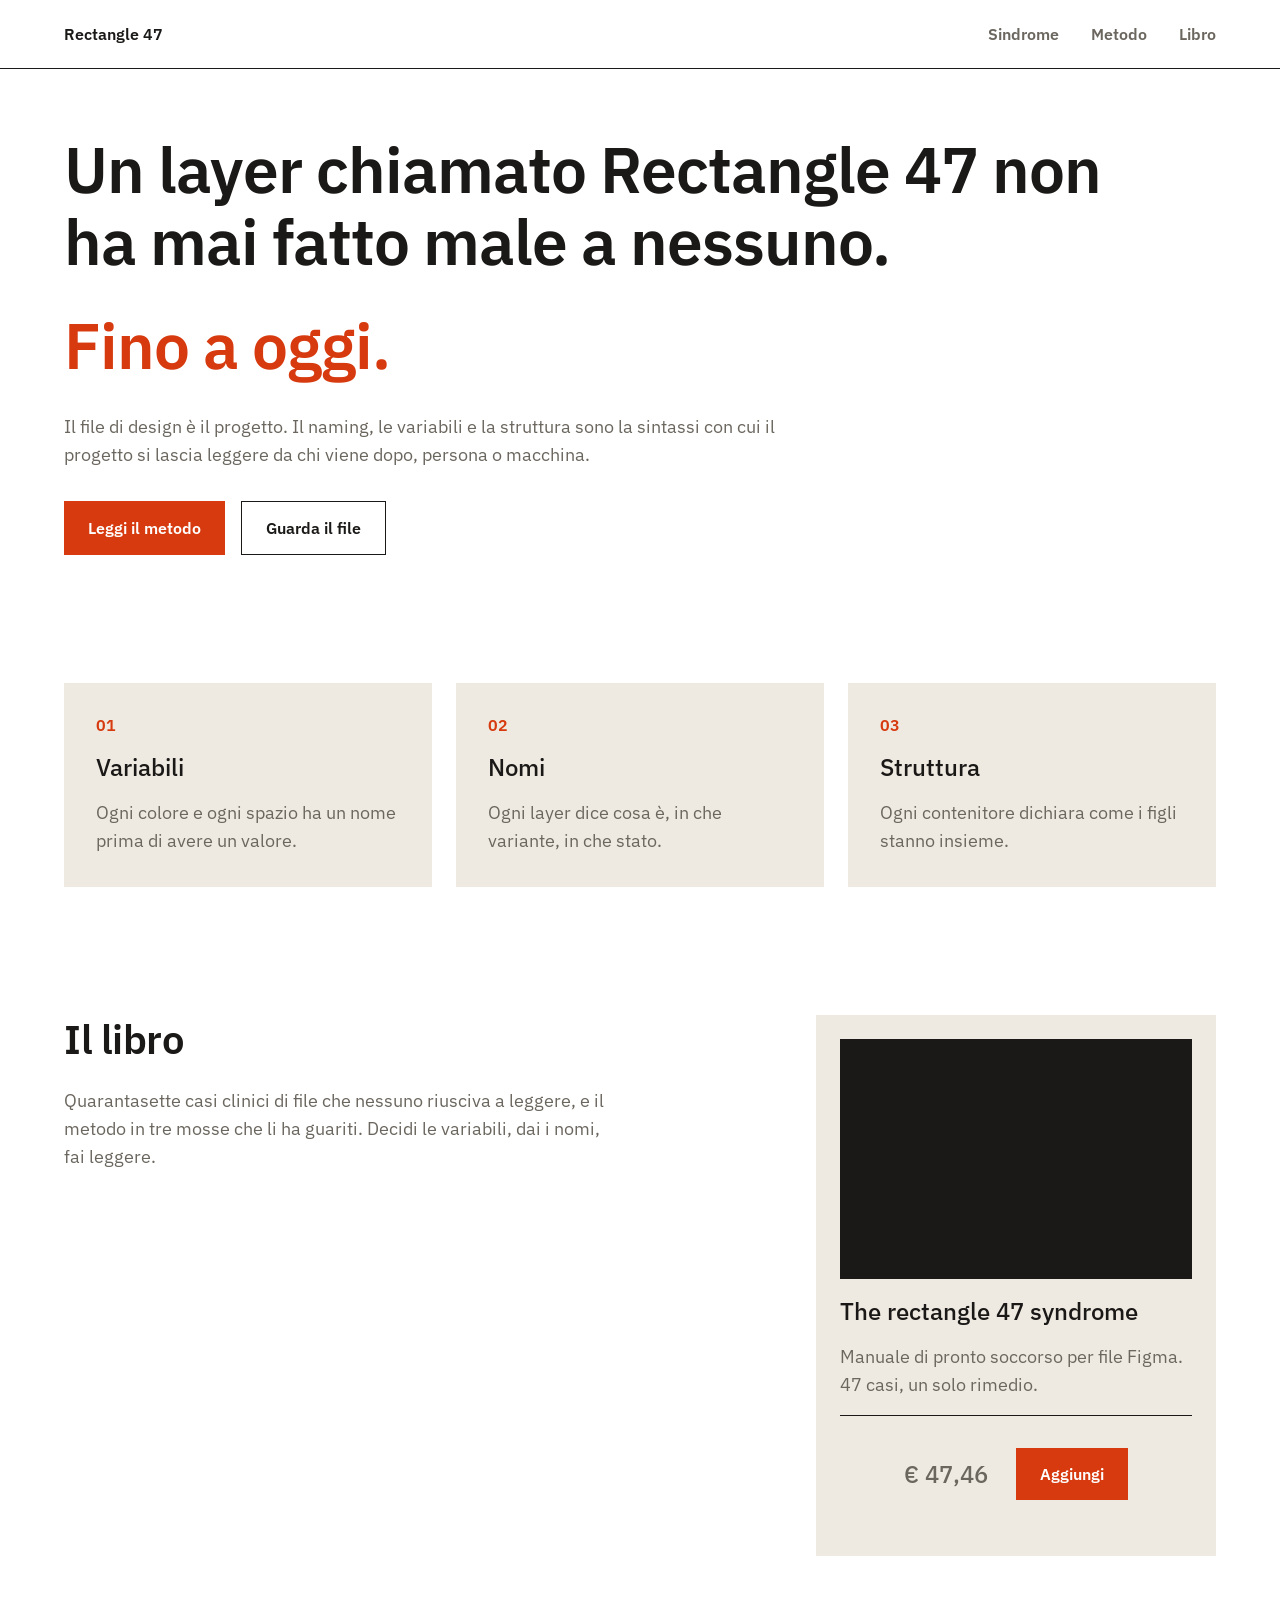
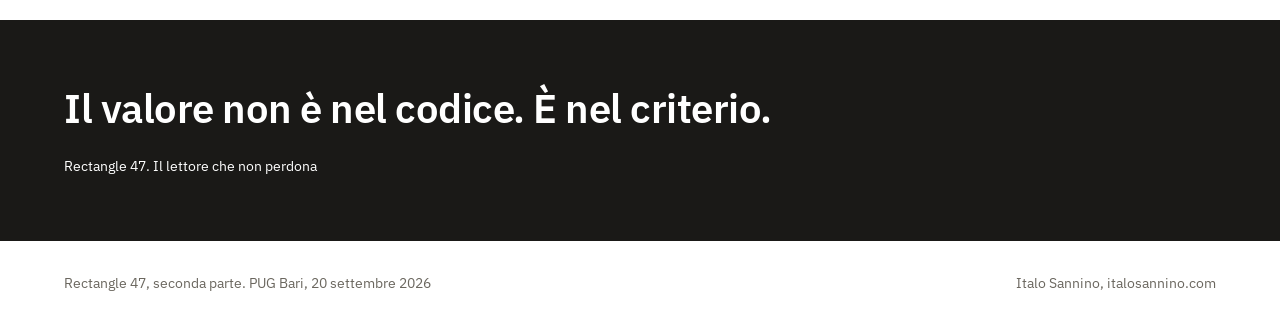
<file: index.html>
<!doctype html>
<html lang="it">
<head>
<meta charset="utf-8">
<meta name="viewport" content="width=device-width, initial-scale=1">
<title>Rectangle 47</title>
<link rel="stylesheet" href="style.css">
</head>
<body>
<div class="page">

  <header class="nav">
    <span class="brand">Rectangle 47</span>
    <nav class="links">
      <a class="link" href="#sindrome">Sindrome</a>
      <a class="link" href="#metodo">Metodo</a>
      <a class="link" href="#libro">Libro</a>
    </nav>
  </header>

  <section class="hero" id="sindrome">
    <h1 class="headline">Un layer chiamato Rectangle 47 non ha mai fatto male a nessuno.</h1>
    <p class="headline-accent">Fino a oggi.</p>
    <p class="lead">Il file di design è il progetto. Il naming, le variabili e la struttura sono la sintassi con cui il progetto si lascia leggere da chi viene dopo, persona o macchina.</p>
    <div class="actions">
      <a class="button button-primary" href="#metodo">Leggi il metodo</a>
      <a class="button button-secondary" href="#libro">Guarda il file</a>
    </div>
  </section>

  <section class="feature-row" id="metodo">
    <article class="feature-cell">
      <span class="index">01</span>
      <h2 class="title">Variabili</h2>
      <p class="body">Ogni colore e ogni spazio ha un nome prima di avere un valore.</p>
    </article>
    <article class="feature-cell">
      <span class="index">02</span>
      <h2 class="title">Nomi</h2>
      <p class="body">Ogni layer dice cosa è, in che variante, in che stato.</p>
    </article>
    <article class="feature-cell">
      <span class="index">03</span>
      <h2 class="title">Struttura</h2>
      <p class="body">Ogni contenitore dichiara come i figli stanno insieme.</p>
    </article>
  </section>

  <section class="shop" id="libro">
    <div class="intro">
      <h2 class="title">Il libro</h2>
      <p class="body">Quarantasette casi clinici di file che nessuno riusciva a leggere, e il metodo in tre mosse che li ha guariti. Decidi le variabili, dai i nomi, fai leggere.</p>
    </div>
    <article class="card-product">
      <div class="cover"></div>
      <h3 class="title">The rectangle 47 syndrome</h3>
      <p class="description">Manuale di pronto soccorso per file Figma. 47 casi, un solo rimedio.</p>
      <div class="footer">
        <span class="price">€ 47,46</span>
        <button class="button button-primary">Aggiungi</button>
      </div>
    </article>
  </section>

  <section class="band-quote">
    <p class="quote">Il valore non è nel codice. È nel criterio.</p>
    <p class="source">Rectangle 47. Il lettore che non perdona</p>
  </section>

  <footer class="footer">
    <span class="copy">Rectangle 47, seconda parte. PUG Bari, 20 settembre 2026</span>
    <span class="author">Italo Sannino, italosannino.com</span>
  </footer>

</div>
</body>
</html>
</file>
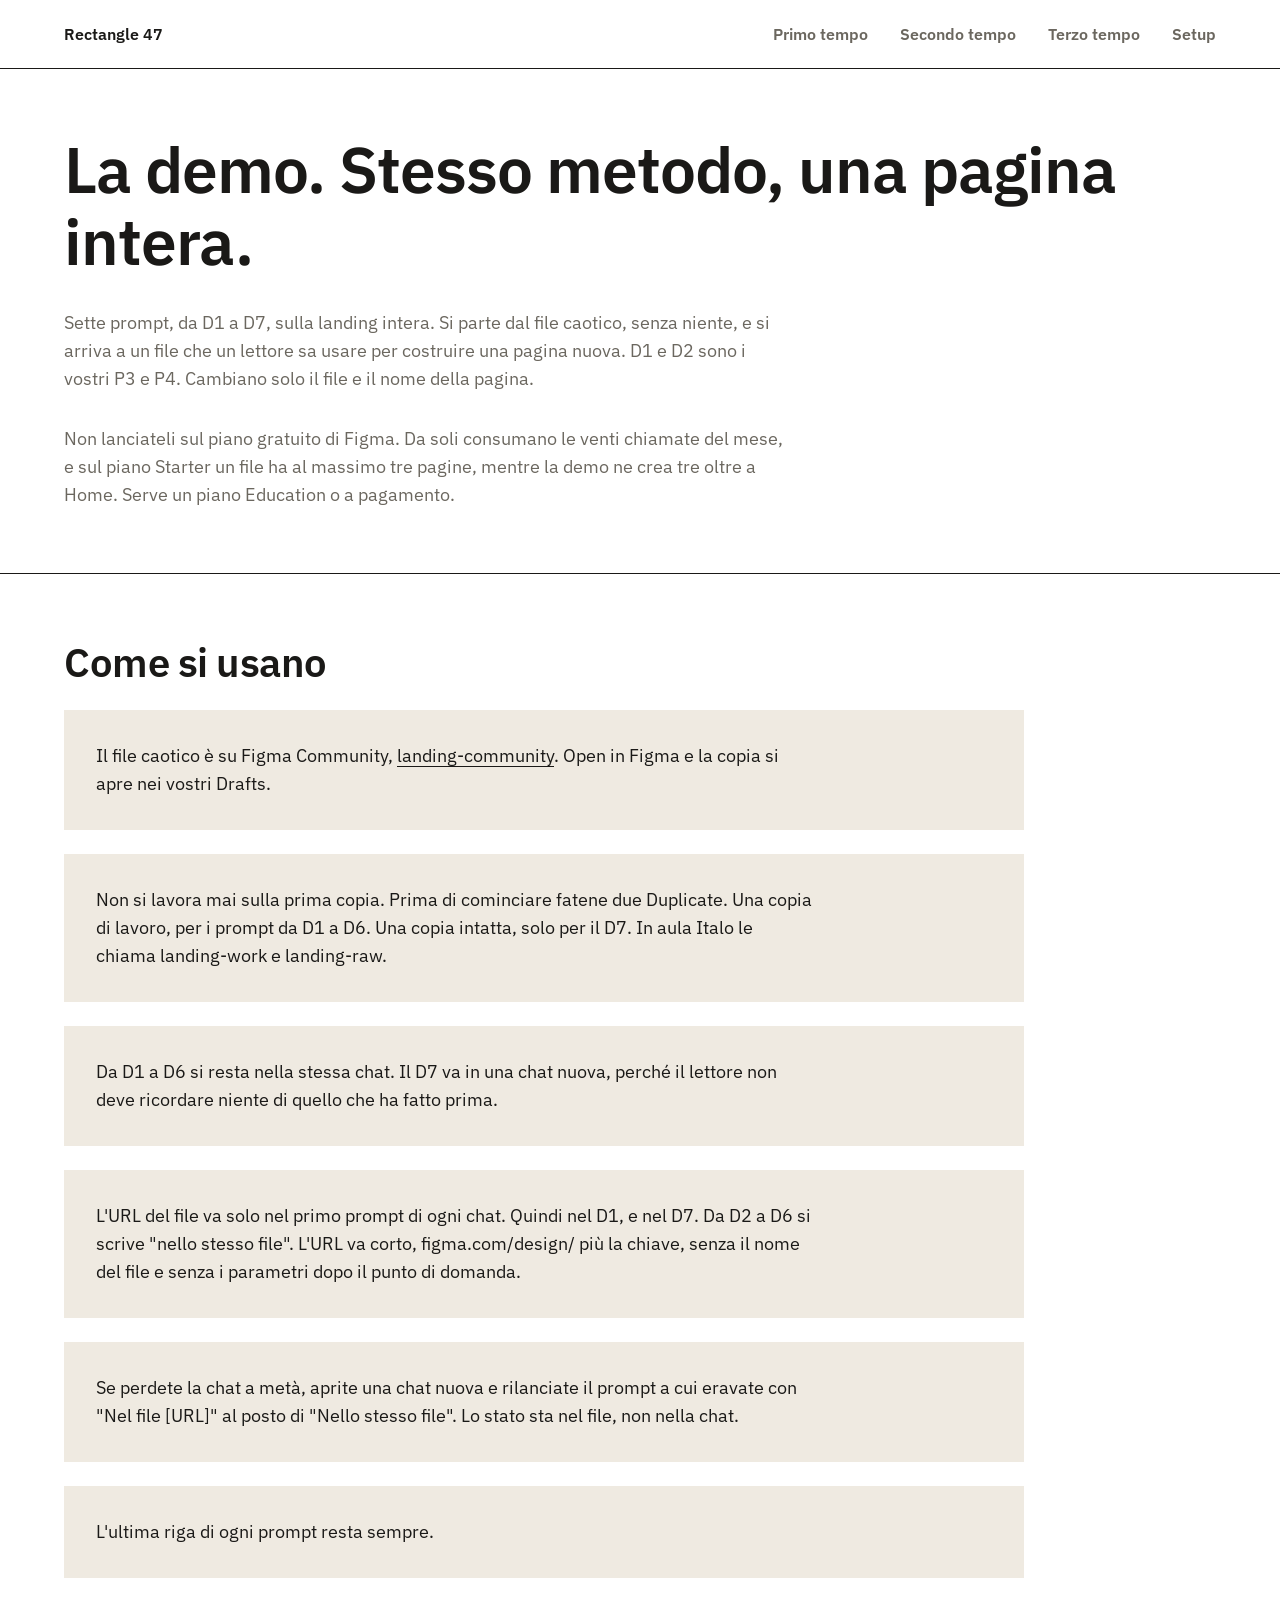
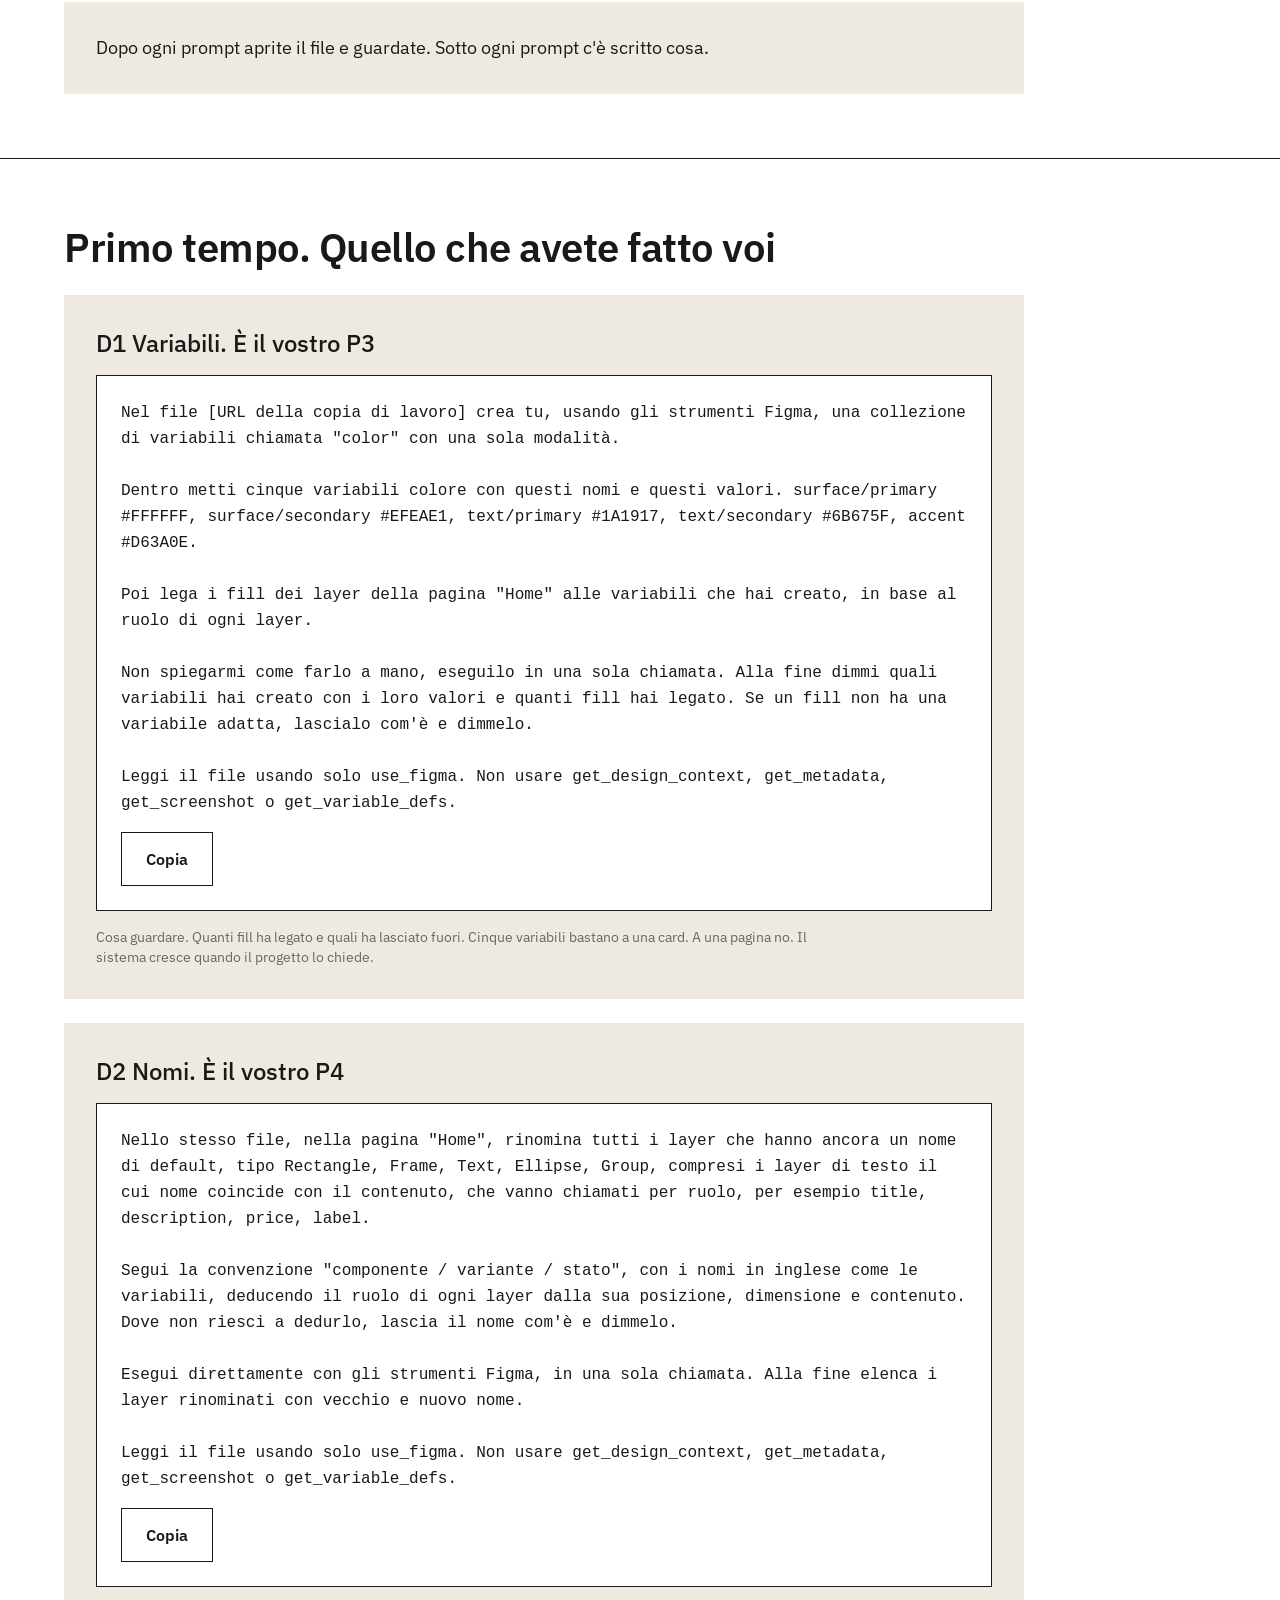
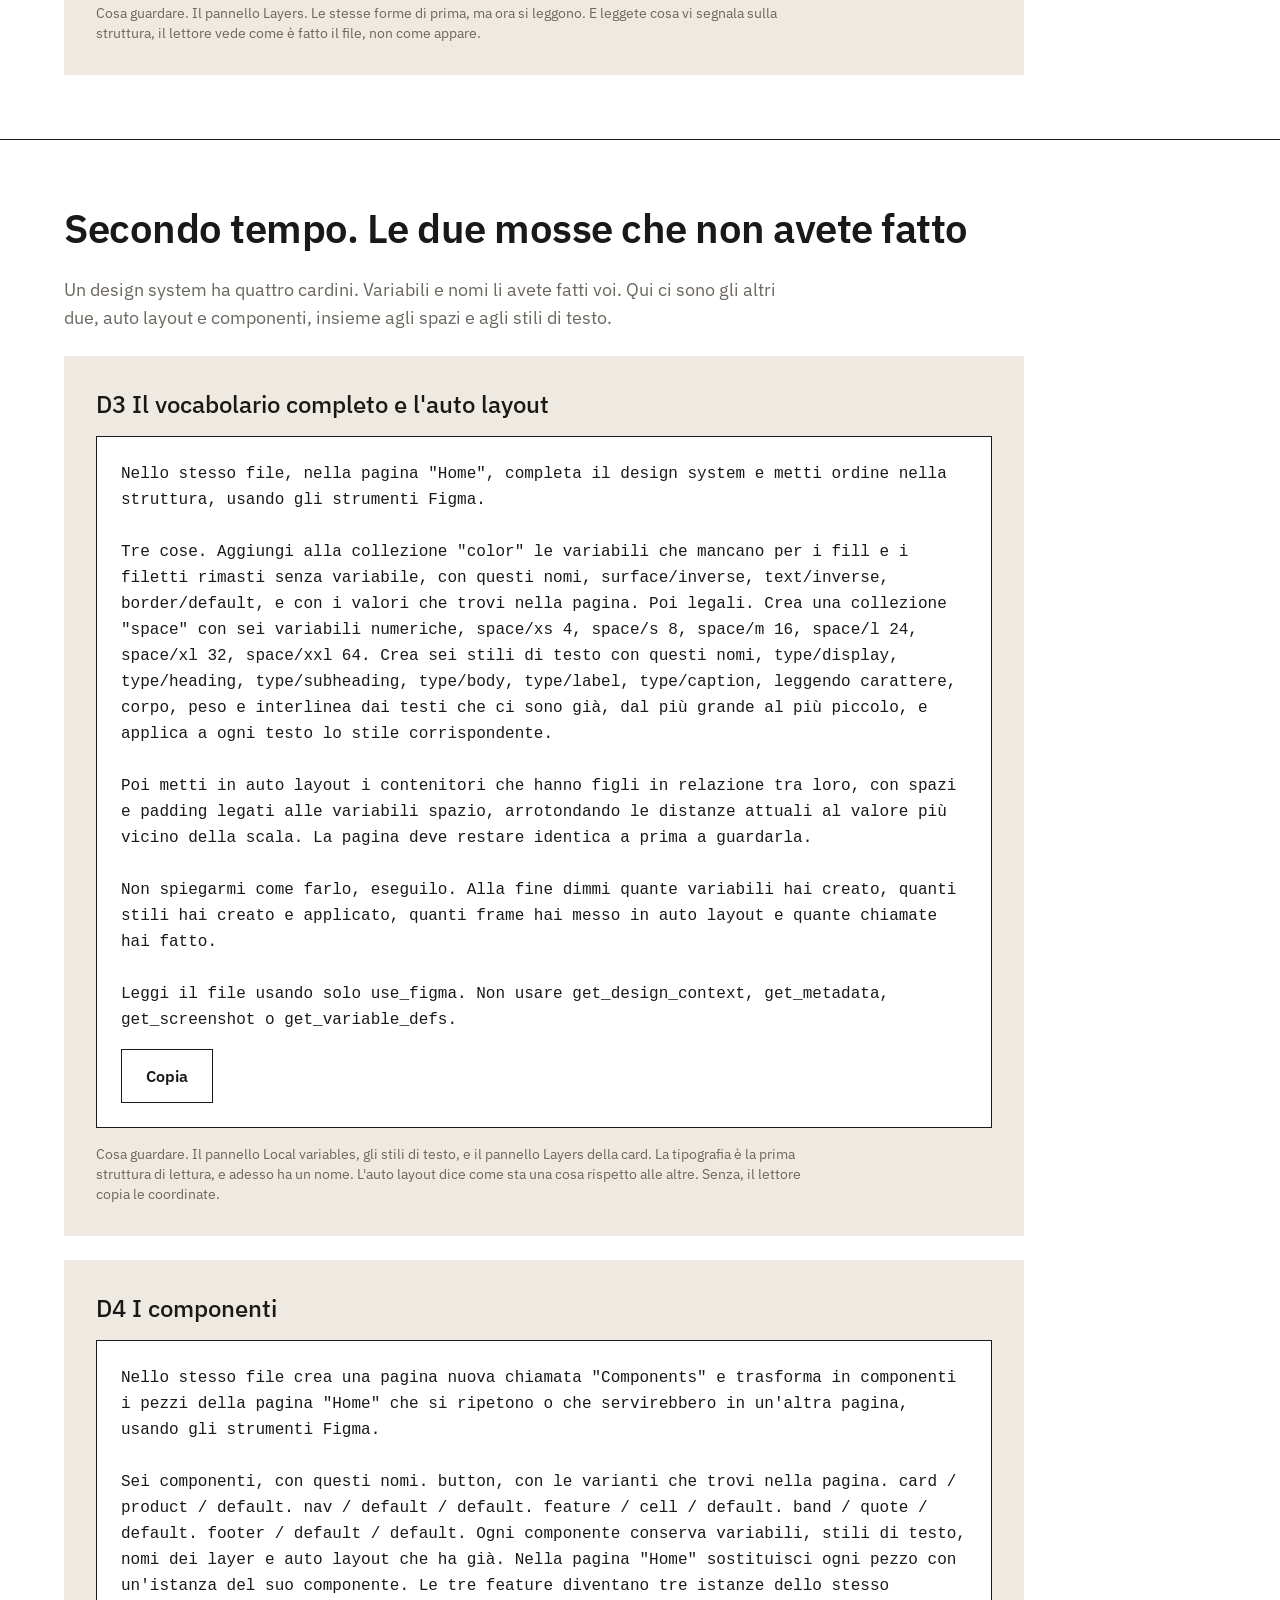
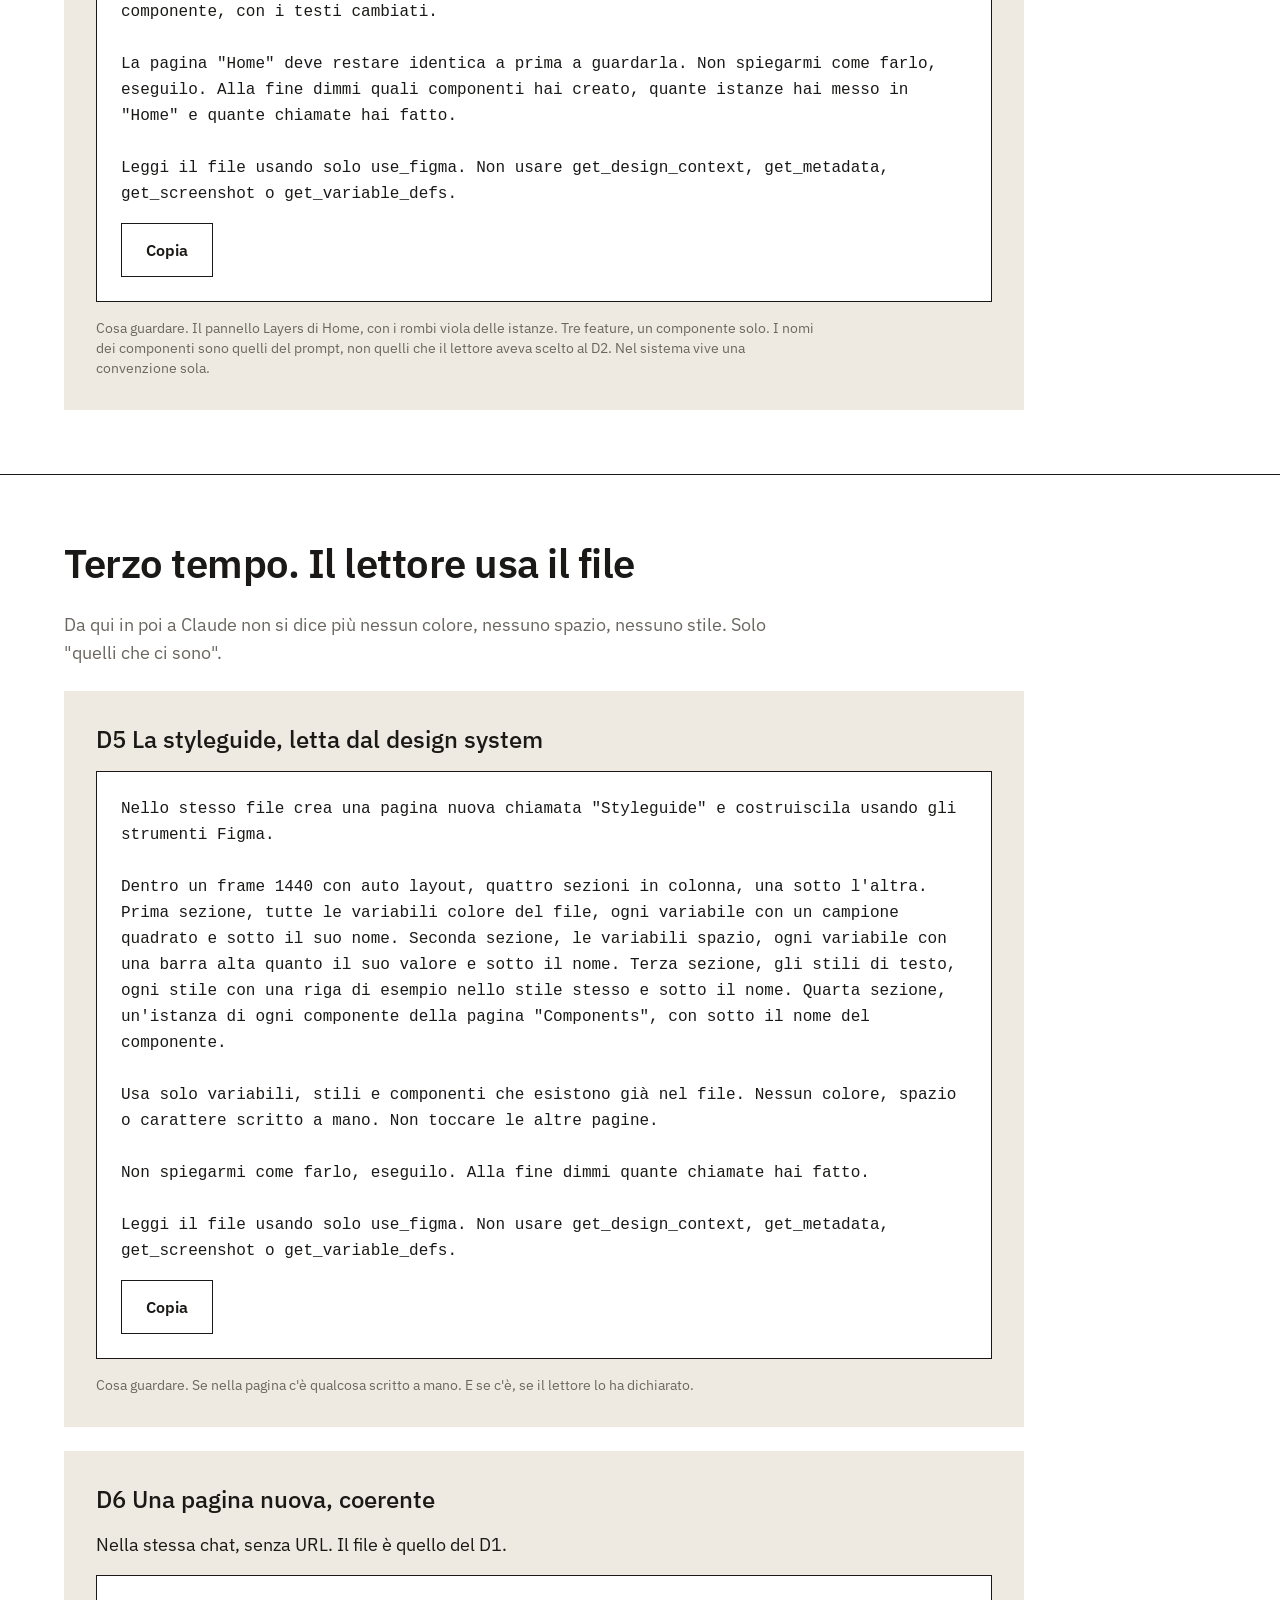
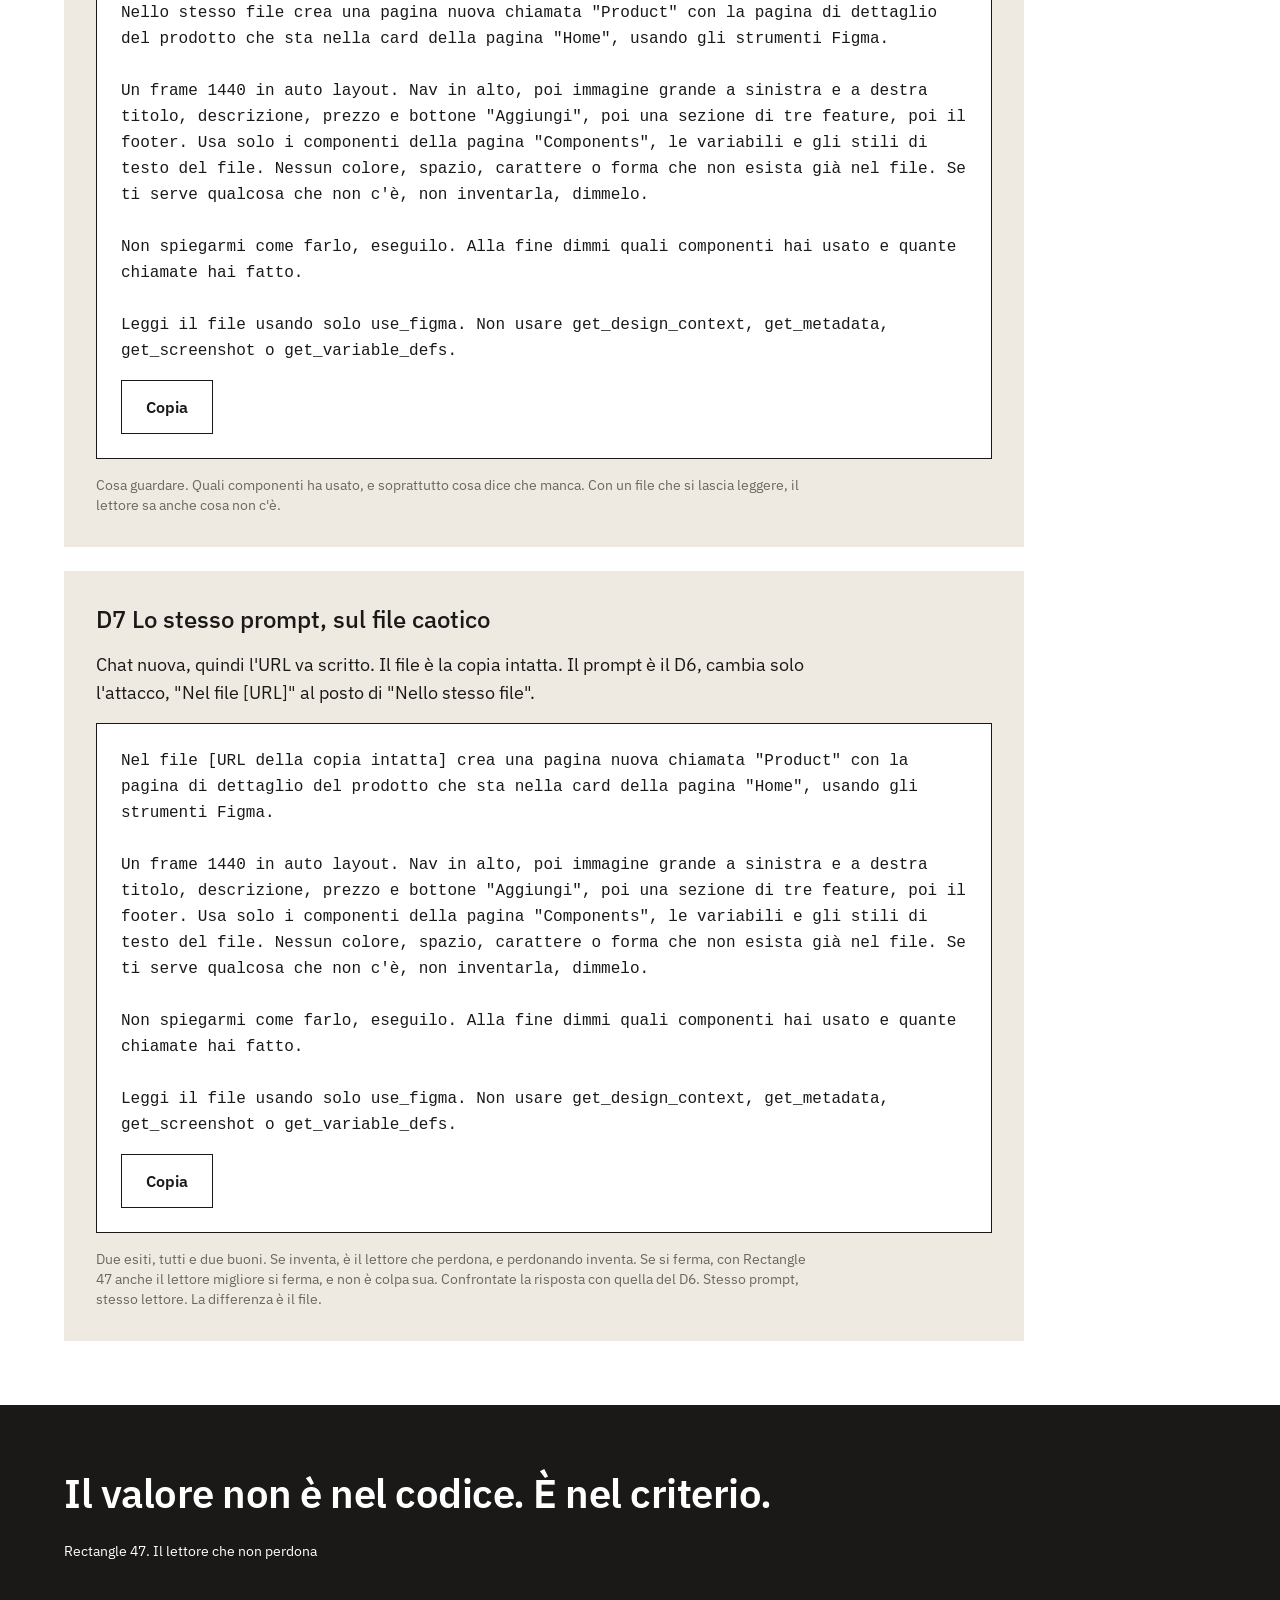
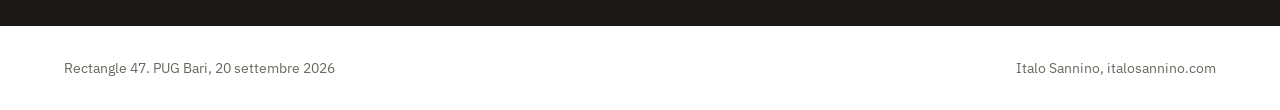
<file: demo/index.html>
<!doctype html>
<html lang="it">
<head>
<meta charset="utf-8">
<meta name="viewport" content="width=device-width, initial-scale=1">
<title>Rectangle 47. La demo</title>
<link rel="stylesheet" href="../style.css">
<link rel="stylesheet" href="../setup/setup.css">
</head>
<body>
<div class="page">

  <header class="nav">
    <a class="brand" href="../">Rectangle 47</a>
    <nav class="links">
      <a class="link" href="#primo">Primo tempo</a>
      <a class="link" href="#secondo">Secondo tempo</a>
      <a class="link" href="#terzo">Terzo tempo</a>
      <a class="link" href="../setup/">Setup</a>
    </nav>
  </header>

  <section class="hero">
    <h1 class="headline">La demo. Stesso metodo, una pagina intera.</h1>
    <p class="lead">Sette prompt, da D1 a D7, sulla landing intera. Si parte dal file caotico, senza niente, e si arriva a un file che un lettore sa usare per costruire una pagina nuova. D1 e D2 sono i vostri P3 e P4. Cambiano solo il file e il nome della pagina.</p>
    <p class="lead">Non lanciateli sul piano gratuito di Figma. Da soli consumano le venti chiamate del mese, e sul piano Starter un file ha al massimo tre pagine, mentre la demo ne crea tre oltre a Home. Serve un piano Education o a pagamento.</p>
  </section>

  <section class="setup-block" id="uso">
    <h2 class="title">Come si usano</h2>
    <ol class="step-list">
      <li class="step">
        <p class="step-body">Il file caotico è su Figma Community, <a class="link-inline" href="https://www.figma.com/community/file/1682759778269309945/landing-community" target="_blank" rel="noopener">landing-community</a>. Open in Figma e la copia si apre nei vostri Drafts.</p>
      </li>
      <li class="step">
        <p class="step-body">Non si lavora mai sulla prima copia. Prima di cominciare fatene due Duplicate. Una copia di lavoro, per i prompt da D1 a D6. Una copia intatta, solo per il D7. In aula Italo le chiama landing-work e landing-raw.</p>
      </li>
      <li class="step">
        <p class="step-body">Da D1 a D6 si resta nella stessa chat. Il D7 va in una chat nuova, perché il lettore non deve ricordare niente di quello che ha fatto prima.</p>
      </li>
      <li class="step">
        <p class="step-body">L'URL del file va solo nel primo prompt di ogni chat. Quindi nel D1, e nel D7. Da D2 a D6 si scrive "nello stesso file". L'URL va corto, figma.com/design/ più la chiave, senza il nome del file e senza i parametri dopo il punto di domanda.</p>
      </li>
      <li class="step">
        <p class="step-body">Se perdete la chat a metà, aprite una chat nuova e rilanciate il prompt a cui eravate con "Nel file [URL]" al posto di "Nello stesso file". Lo stato sta nel file, non nella chat.</p>
      </li>
      <li class="step">
        <p class="step-body">L'ultima riga di ogni prompt resta sempre.</p>
      </li>
      <li class="step">
        <p class="step-body">Dopo ogni prompt aprite il file e guardate. Sotto ogni prompt c'è scritto cosa.</p>
      </li>
    </ol>
  </section>

  <section class="setup-block" id="primo">
    <h2 class="title">Primo tempo. Quello che avete fatto voi</h2>
    <ol class="step-list">
      <li class="step">
        <h3 class="step-title">D1 Variabili. È il vostro P3</h3>
        <div class="prompt">
          <pre class="prompt-text">Nel file [URL della copia di lavoro] crea tu, usando gli strumenti Figma, una collezione di variabili chiamata "color" con una sola modalità.

Dentro metti cinque variabili colore con questi nomi e questi valori. surface/primary #FFFFFF, surface/secondary #EFEAE1, text/primary #1A1917, text/secondary #6B675F, accent #D63A0E.

Poi lega i fill dei layer della pagina "Home" alle variabili che hai creato, in base al ruolo di ogni layer.

Non spiegarmi come farlo a mano, eseguilo in una sola chiamata. Alla fine dimmi quali variabili hai creato con i loro valori e quanti fill hai legato. Se un fill non ha una variabile adatta, lascialo com'è e dimmelo.

Leggi il file usando solo use_figma. Non usare get_design_context, get_metadata, get_screenshot o get_variable_defs.</pre>
          <button class="button button-secondary prompt-copy" type="button">Copia</button>
        </div>
        <p class="step-note">Cosa guardare. Quanti fill ha legato e quali ha lasciato fuori. Cinque variabili bastano a una card. A una pagina no. Il sistema cresce quando il progetto lo chiede.</p>
      </li>
      <li class="step">
        <h3 class="step-title">D2 Nomi. È il vostro P4</h3>
        <div class="prompt">
          <pre class="prompt-text">Nello stesso file, nella pagina "Home", rinomina tutti i layer che hanno ancora un nome di default, tipo Rectangle, Frame, Text, Ellipse, Group, compresi i layer di testo il cui nome coincide con il contenuto, che vanno chiamati per ruolo, per esempio title, description, price, label.

Segui la convenzione "componente / variante / stato", con i nomi in inglese come le variabili, deducendo il ruolo di ogni layer dalla sua posizione, dimensione e contenuto. Dove non riesci a dedurlo, lascia il nome com'è e dimmelo.

Esegui direttamente con gli strumenti Figma, in una sola chiamata. Alla fine elenca i layer rinominati con vecchio e nuovo nome.

Leggi il file usando solo use_figma. Non usare get_design_context, get_metadata, get_screenshot o get_variable_defs.</pre>
          <button class="button button-secondary prompt-copy" type="button">Copia</button>
        </div>
        <p class="step-note">Cosa guardare. Il pannello Layers. Le stesse forme di prima, ma ora si leggono. E leggete cosa vi segnala sulla struttura, il lettore vede come è fatto il file, non come appare.</p>
      </li>
    </ol>
  </section>

  <section class="setup-block" id="secondo">
    <h2 class="title">Secondo tempo. Le due mosse che non avete fatto</h2>
    <p class="body">Un design system ha quattro cardini. Variabili e nomi li avete fatti voi. Qui ci sono gli altri due, auto layout e componenti, insieme agli spazi e agli stili di testo.</p>
    <ol class="step-list">
      <li class="step">
        <h3 class="step-title">D3 Il vocabolario completo e l'auto layout</h3>
        <div class="prompt">
          <pre class="prompt-text">Nello stesso file, nella pagina "Home", completa il design system e metti ordine nella struttura, usando gli strumenti Figma.

Tre cose. Aggiungi alla collezione "color" le variabili che mancano per i fill e i filetti rimasti senza variabile, con questi nomi, surface/inverse, text/inverse, border/default, e con i valori che trovi nella pagina. Poi legali. Crea una collezione "space" con sei variabili numeriche, space/xs 4, space/s 8, space/m 16, space/l 24, space/xl 32, space/xxl 64. Crea sei stili di testo con questi nomi, type/display, type/heading, type/subheading, type/body, type/label, type/caption, leggendo carattere, corpo, peso e interlinea dai testi che ci sono già, dal più grande al più piccolo, e applica a ogni testo lo stile corrispondente.

Poi metti in auto layout i contenitori che hanno figli in relazione tra loro, con spazi e padding legati alle variabili spazio, arrotondando le distanze attuali al valore più vicino della scala. La pagina deve restare identica a prima a guardarla.

Non spiegarmi come farlo, eseguilo. Alla fine dimmi quante variabili hai creato, quanti stili hai creato e applicato, quanti frame hai messo in auto layout e quante chiamate hai fatto.

Leggi il file usando solo use_figma. Non usare get_design_context, get_metadata, get_screenshot o get_variable_defs.</pre>
          <button class="button button-secondary prompt-copy" type="button">Copia</button>
        </div>
        <p class="step-note">Cosa guardare. Il pannello Local variables, gli stili di testo, e il pannello Layers della card. La tipografia è la prima struttura di lettura, e adesso ha un nome. L'auto layout dice come sta una cosa rispetto alle altre. Senza, il lettore copia le coordinate.</p>
      </li>
      <li class="step">
        <h3 class="step-title">D4 I componenti</h3>
        <div class="prompt">
          <pre class="prompt-text">Nello stesso file crea una pagina nuova chiamata "Components" e trasforma in componenti i pezzi della pagina "Home" che si ripetono o che servirebbero in un'altra pagina, usando gli strumenti Figma.

Sei componenti, con questi nomi. button, con le varianti che trovi nella pagina. card / product / default. nav / default / default. feature / cell / default. band / quote / default. footer / default / default. Ogni componente conserva variabili, stili di testo, nomi dei layer e auto layout che ha già. Nella pagina "Home" sostituisci ogni pezzo con un'istanza del suo componente. Le tre feature diventano tre istanze dello stesso componente, con i testi cambiati.

La pagina "Home" deve restare identica a prima a guardarla. Non spiegarmi come farlo, eseguilo. Alla fine dimmi quali componenti hai creato, quante istanze hai messo in "Home" e quante chiamate hai fatto.

Leggi il file usando solo use_figma. Non usare get_design_context, get_metadata, get_screenshot o get_variable_defs.</pre>
          <button class="button button-secondary prompt-copy" type="button">Copia</button>
        </div>
        <p class="step-note">Cosa guardare. Il pannello Layers di Home, con i rombi viola delle istanze. Tre feature, un componente solo. I nomi dei componenti sono quelli del prompt, non quelli che il lettore aveva scelto al D2. Nel sistema vive una convenzione sola.</p>
      </li>
    </ol>
  </section>

  <section class="setup-block" id="terzo">
    <h2 class="title">Terzo tempo. Il lettore usa il file</h2>
    <p class="body">Da qui in poi a Claude non si dice più nessun colore, nessuno spazio, nessuno stile. Solo "quelli che ci sono".</p>
    <ol class="step-list">
      <li class="step">
        <h3 class="step-title">D5 La styleguide, letta dal design system</h3>
        <div class="prompt">
          <pre class="prompt-text">Nello stesso file crea una pagina nuova chiamata "Styleguide" e costruiscila usando gli strumenti Figma.

Dentro un frame 1440 con auto layout, quattro sezioni in colonna, una sotto l'altra. Prima sezione, tutte le variabili colore del file, ogni variabile con un campione quadrato e sotto il suo nome. Seconda sezione, le variabili spazio, ogni variabile con una barra alta quanto il suo valore e sotto il nome. Terza sezione, gli stili di testo, ogni stile con una riga di esempio nello stile stesso e sotto il nome. Quarta sezione, un'istanza di ogni componente della pagina "Components", con sotto il nome del componente.

Usa solo variabili, stili e componenti che esistono già nel file. Nessun colore, spazio o carattere scritto a mano. Non toccare le altre pagine.

Non spiegarmi come farlo, eseguilo. Alla fine dimmi quante chiamate hai fatto.

Leggi il file usando solo use_figma. Non usare get_design_context, get_metadata, get_screenshot o get_variable_defs.</pre>
          <button class="button button-secondary prompt-copy" type="button">Copia</button>
        </div>
        <p class="step-note">Cosa guardare. Se nella pagina c'è qualcosa scritto a mano. E se c'è, se il lettore lo ha dichiarato.</p>
      </li>
      <li class="step">
        <h3 class="step-title">D6 Una pagina nuova, coerente</h3>
        <p class="step-body">Nella stessa chat, senza URL. Il file è quello del D1.</p>
        <div class="prompt">
          <pre class="prompt-text">Nello stesso file crea una pagina nuova chiamata "Product" con la pagina di dettaglio del prodotto che sta nella card della pagina "Home", usando gli strumenti Figma.

Un frame 1440 in auto layout. Nav in alto, poi immagine grande a sinistra e a destra titolo, descrizione, prezzo e bottone "Aggiungi", poi una sezione di tre feature, poi il footer. Usa solo i componenti della pagina "Components", le variabili e gli stili di testo del file. Nessun colore, spazio, carattere o forma che non esista già nel file. Se ti serve qualcosa che non c'è, non inventarla, dimmelo.

Non spiegarmi come farlo, eseguilo. Alla fine dimmi quali componenti hai usato e quante chiamate hai fatto.

Leggi il file usando solo use_figma. Non usare get_design_context, get_metadata, get_screenshot o get_variable_defs.</pre>
          <button class="button button-secondary prompt-copy" type="button">Copia</button>
        </div>
        <p class="step-note">Cosa guardare. Quali componenti ha usato, e soprattutto cosa dice che manca. Con un file che si lascia leggere, il lettore sa anche cosa non c'è.</p>
      </li>
      <li class="step">
        <h3 class="step-title">D7 Lo stesso prompt, sul file caotico</h3>
        <p class="step-body">Chat nuova, quindi l'URL va scritto. Il file è la copia intatta. Il prompt è il D6, cambia solo l'attacco, "Nel file [URL]" al posto di "Nello stesso file".</p>
        <div class="prompt">
          <pre class="prompt-text">Nel file [URL della copia intatta] crea una pagina nuova chiamata "Product" con la pagina di dettaglio del prodotto che sta nella card della pagina "Home", usando gli strumenti Figma.

Un frame 1440 in auto layout. Nav in alto, poi immagine grande a sinistra e a destra titolo, descrizione, prezzo e bottone "Aggiungi", poi una sezione di tre feature, poi il footer. Usa solo i componenti della pagina "Components", le variabili e gli stili di testo del file. Nessun colore, spazio, carattere o forma che non esista già nel file. Se ti serve qualcosa che non c'è, non inventarla, dimmelo.

Non spiegarmi come farlo, eseguilo. Alla fine dimmi quali componenti hai usato e quante chiamate hai fatto.

Leggi il file usando solo use_figma. Non usare get_design_context, get_metadata, get_screenshot o get_variable_defs.</pre>
          <button class="button button-secondary prompt-copy" type="button">Copia</button>
        </div>
        <p class="step-note">Due esiti, tutti e due buoni. Se inventa, è il lettore che perdona, e perdonando inventa. Se si ferma, con Rectangle 47 anche il lettore migliore si ferma, e non è colpa sua. Confrontate la risposta con quella del D6. Stesso prompt, stesso lettore. La differenza è il file.</p>
      </li>
    </ol>
  </section>

  <section class="band-quote">
    <p class="quote">Il valore non è nel codice. È nel criterio.</p>
    <p class="source">Rectangle 47. Il lettore che non perdona</p>
  </section>

  <footer class="footer">
    <span class="copy">Rectangle 47. PUG Bari, 20 settembre 2026</span>
    <span class="author">Italo Sannino, italosannino.com</span>
  </footer>

</div>

<script>
document.querySelectorAll(".prompt-copy").forEach(function (button) {
  button.addEventListener("click", function () {
    var text = button.previousElementSibling.textContent;
    navigator.clipboard.writeText(text).then(function () {
      button.textContent = "Copiato";
      setTimeout(function () { button.textContent = "Copia"; }, 1500);
    });
  });
});
</script>
</body>
</html>
</file>
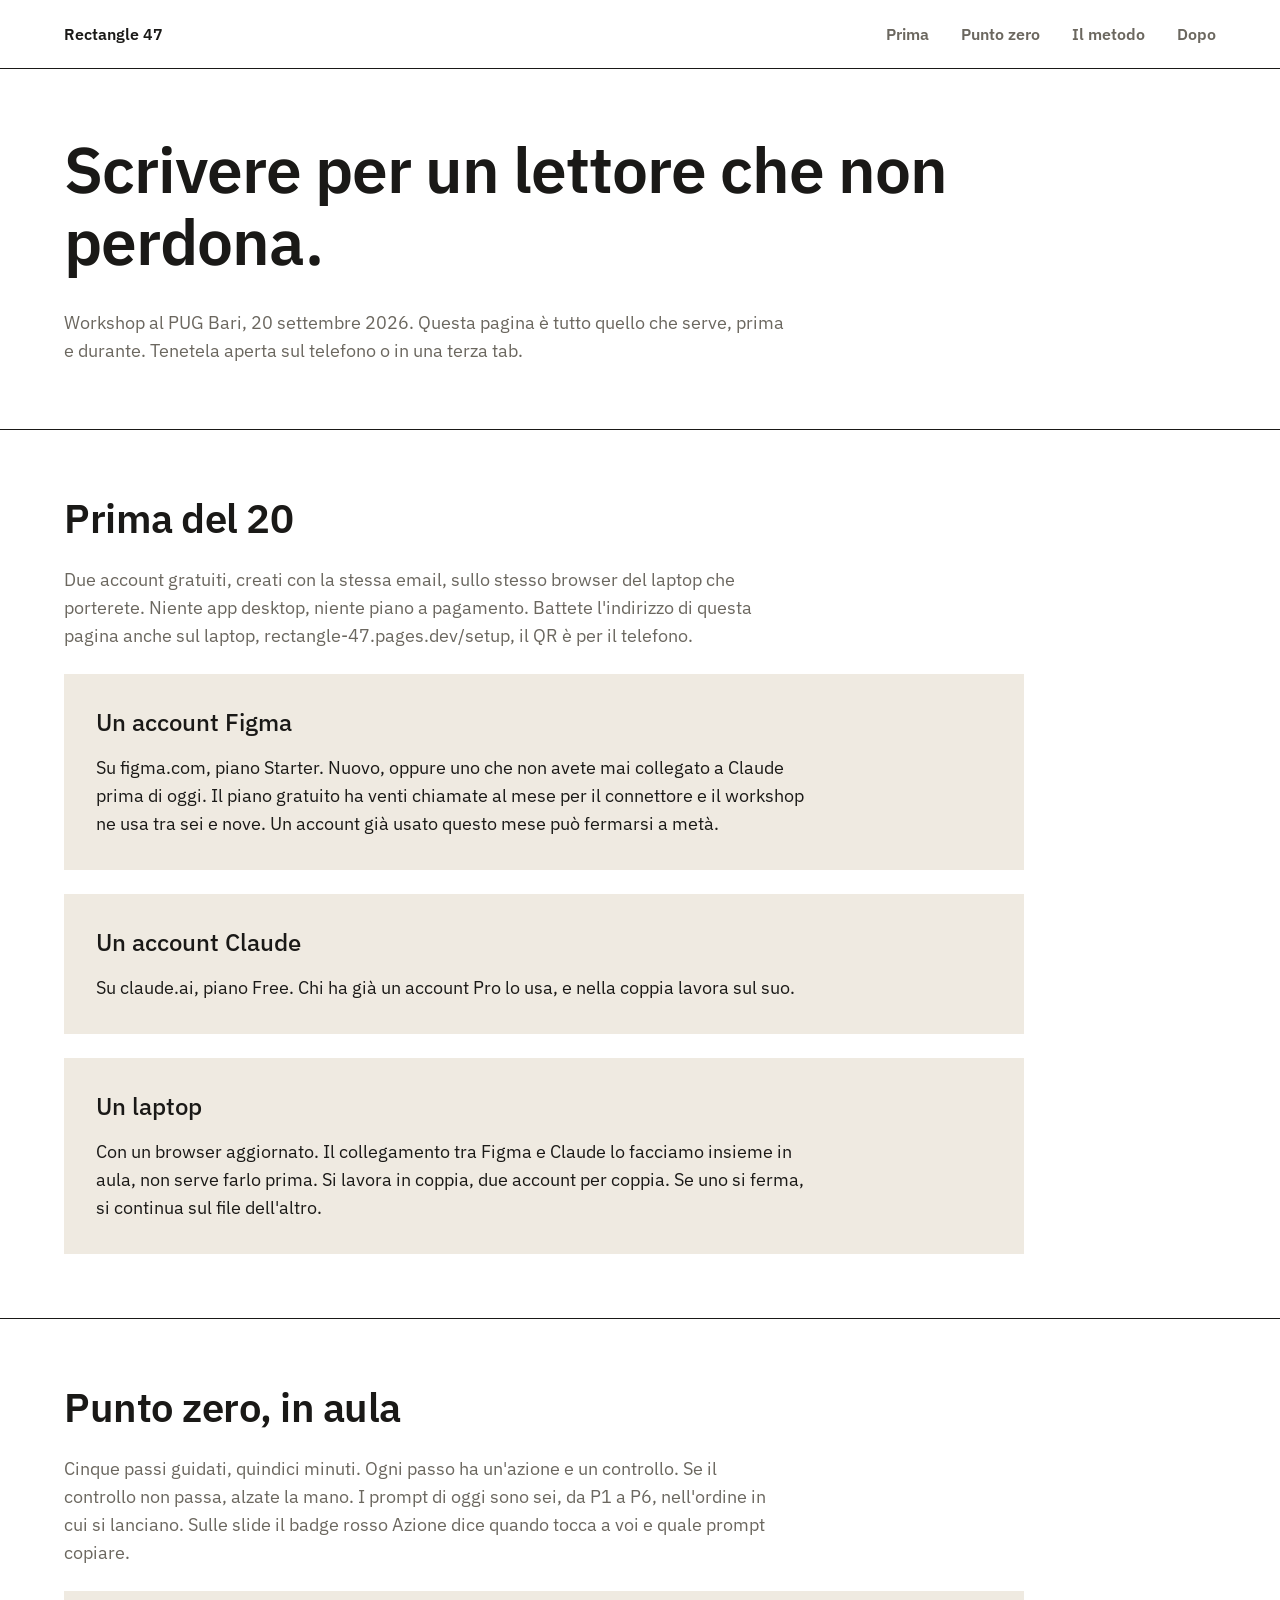
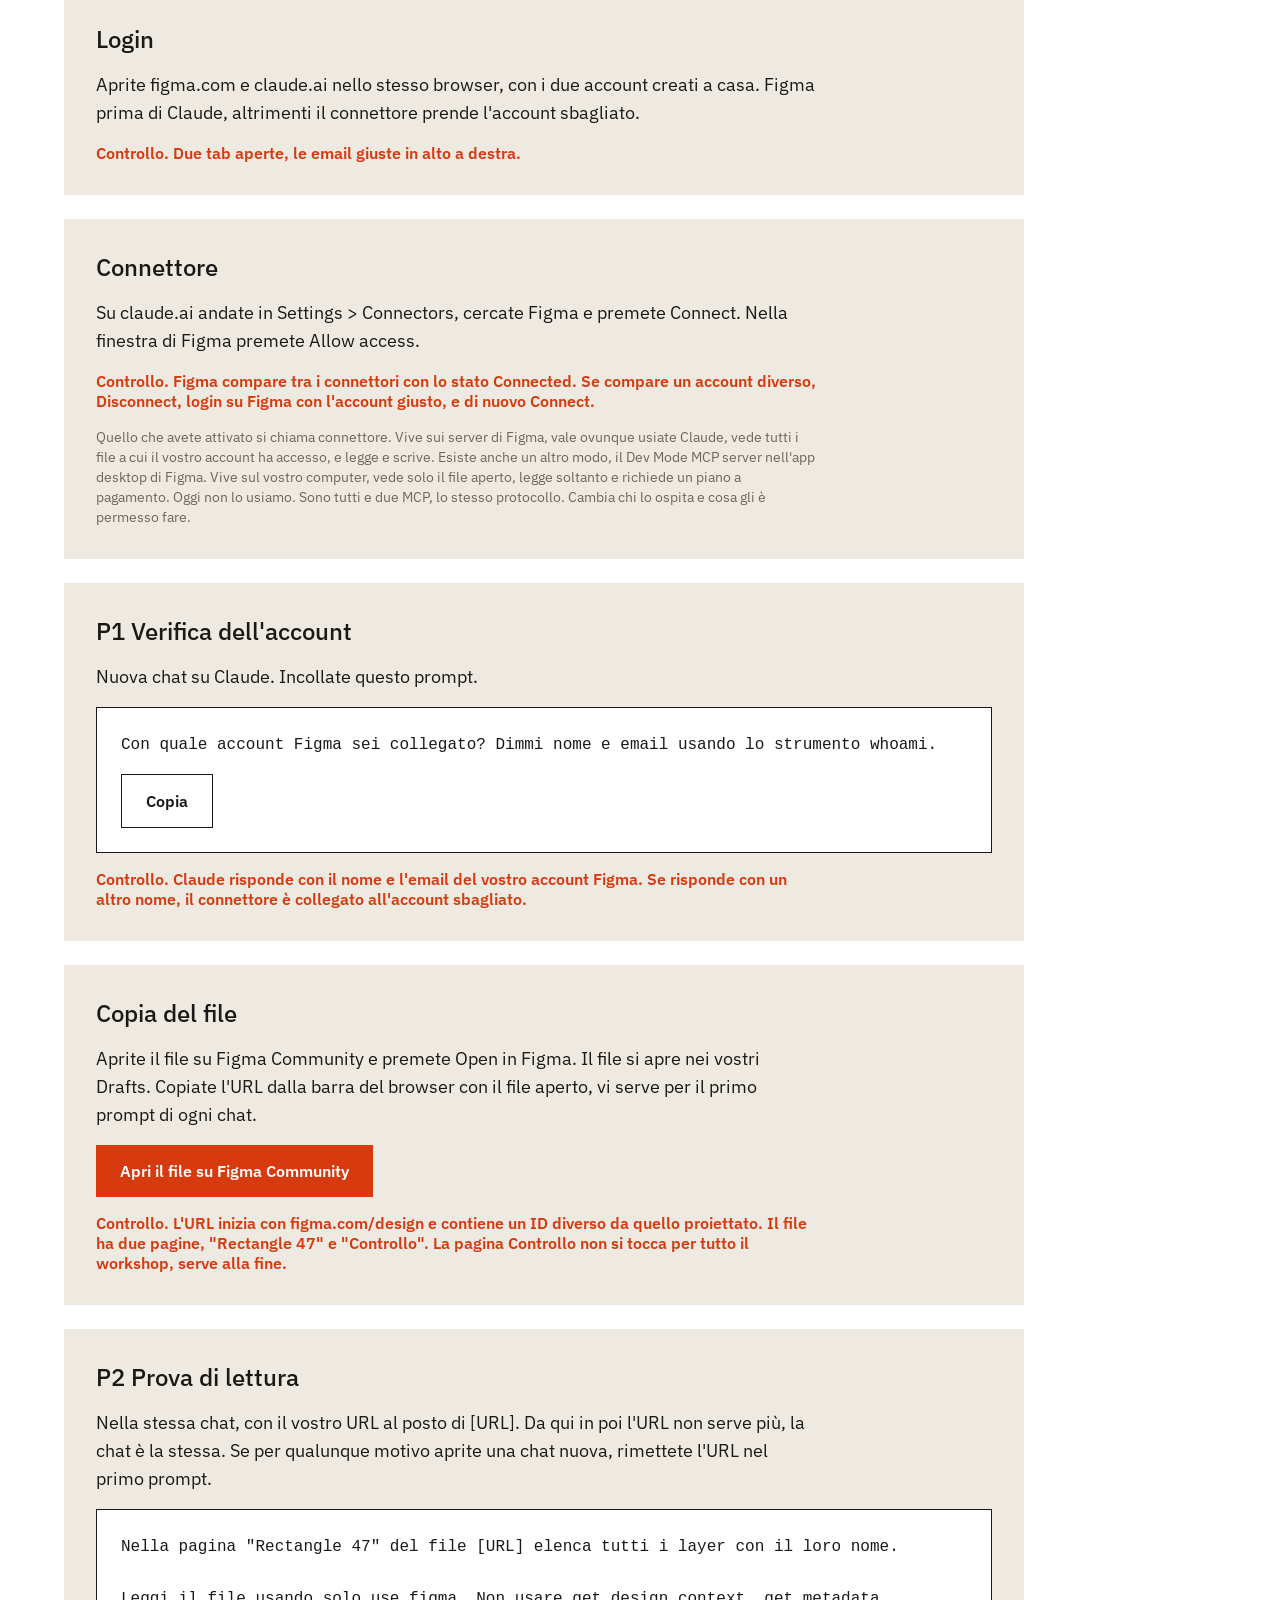
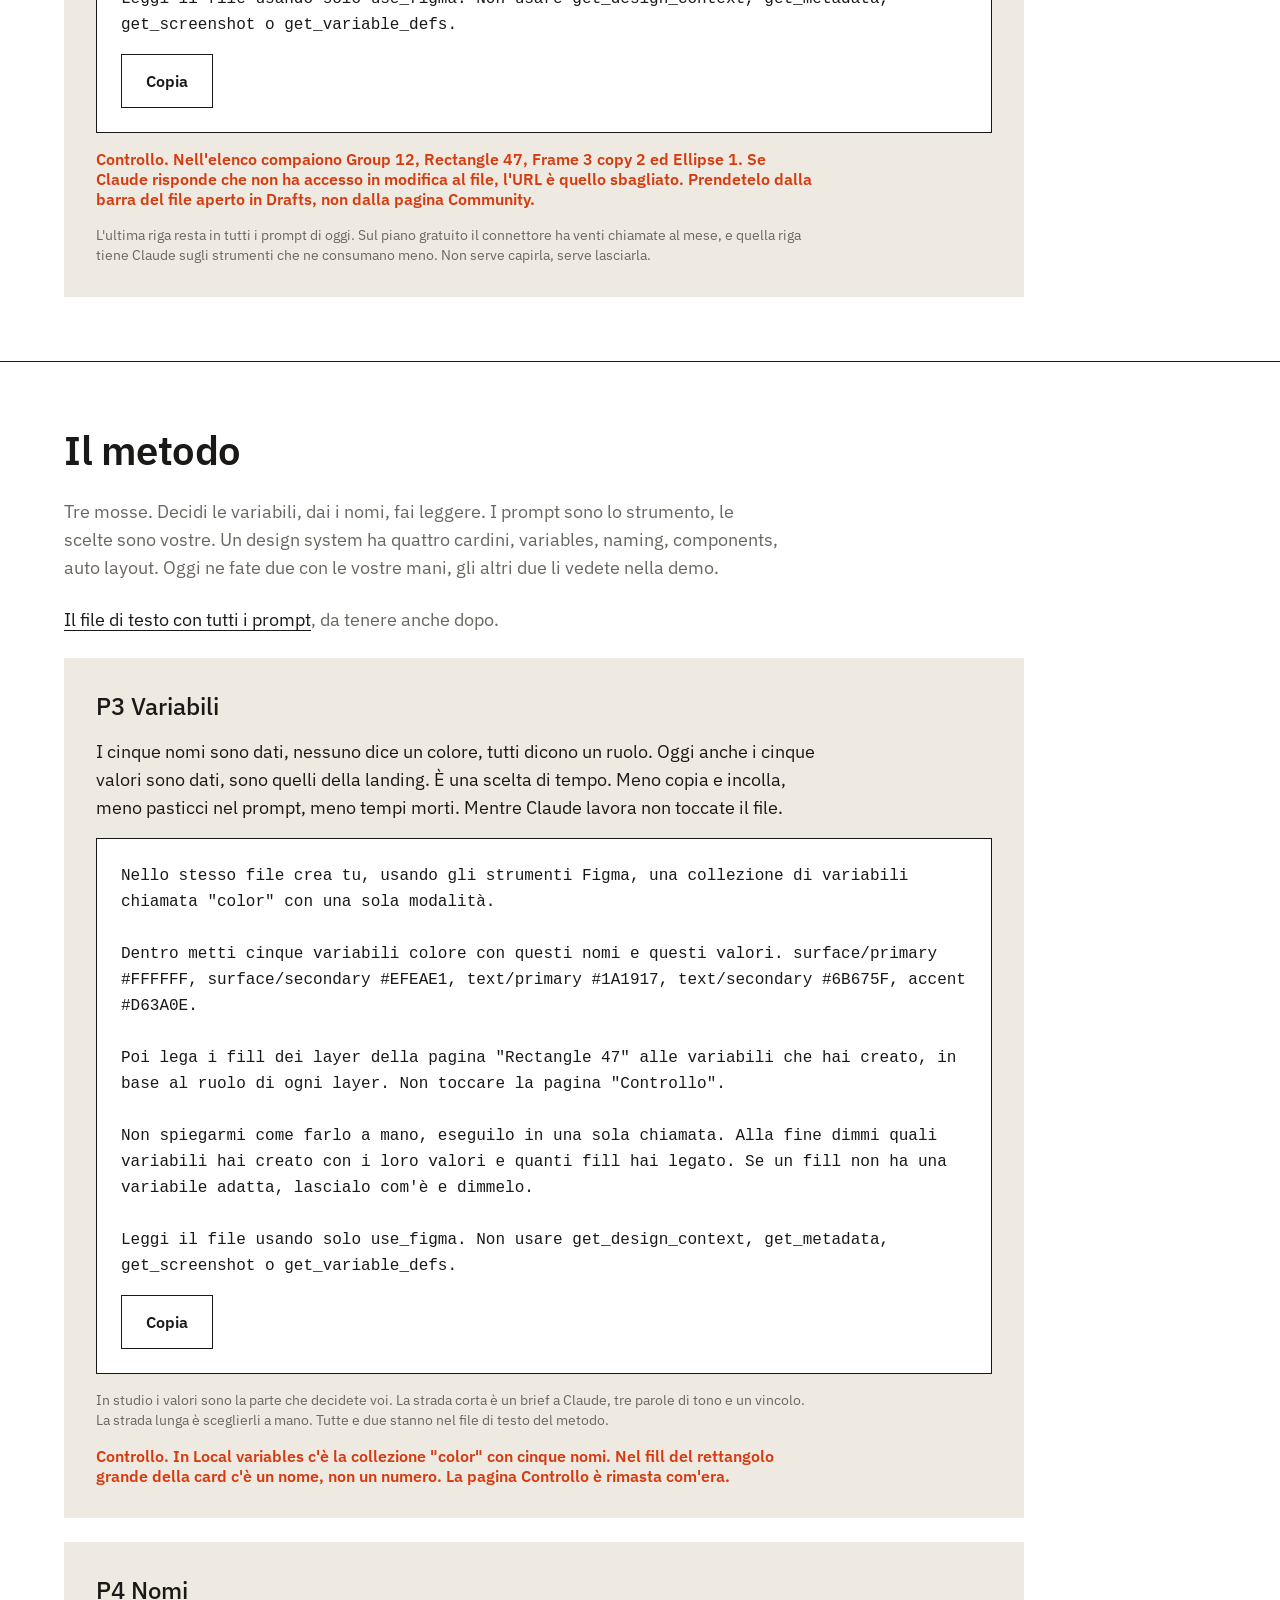
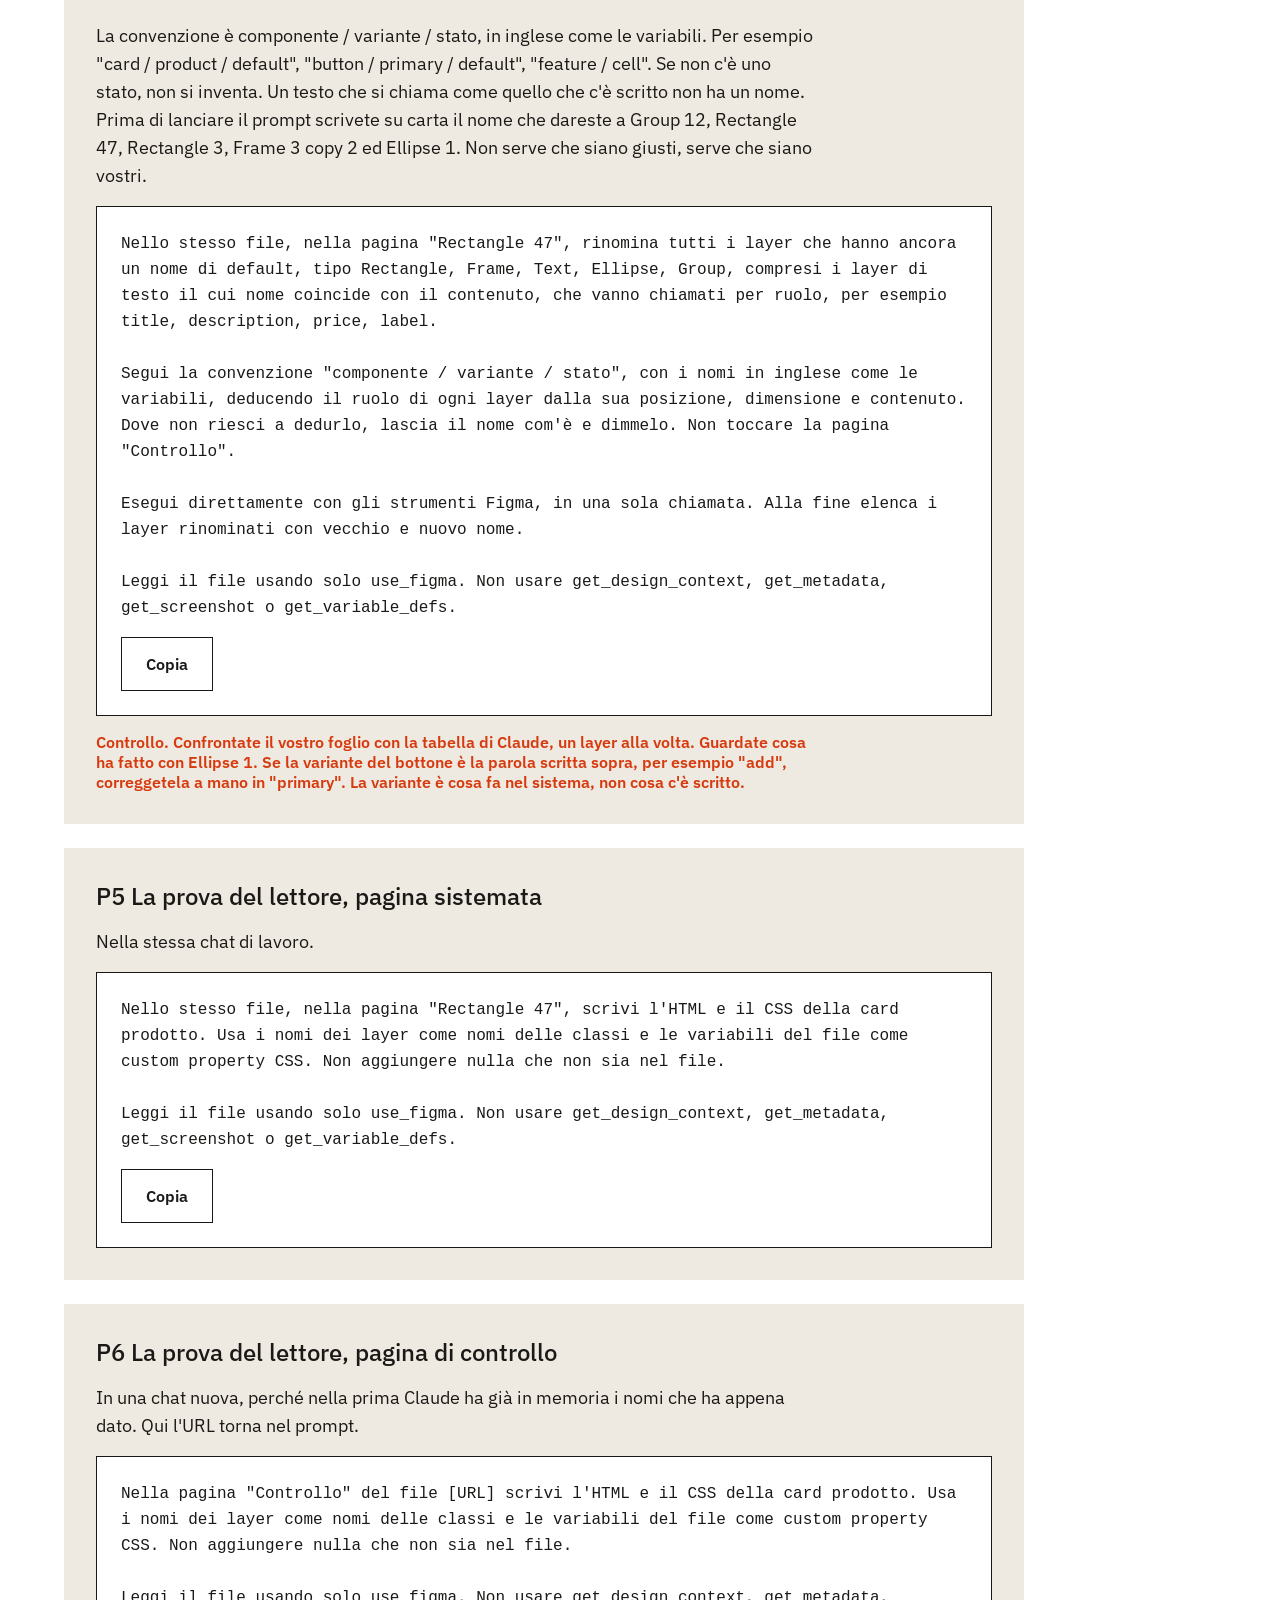
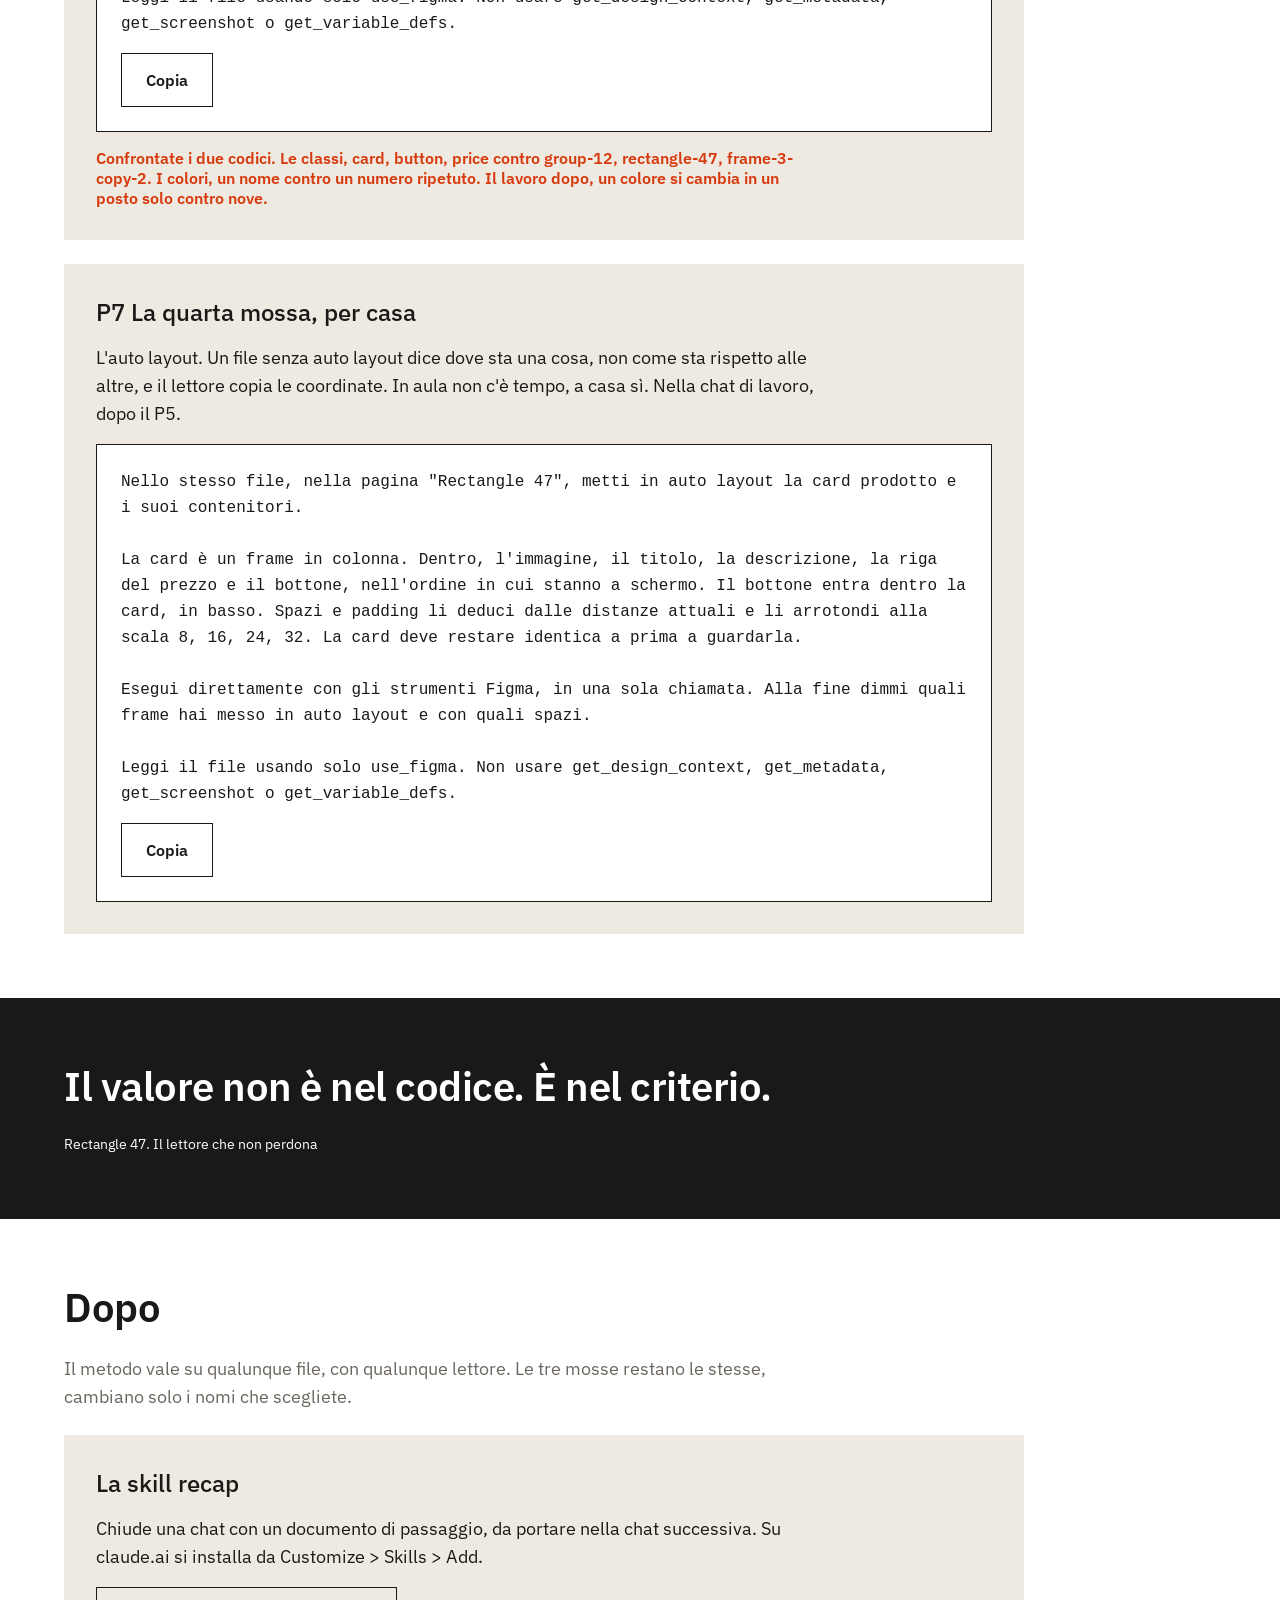
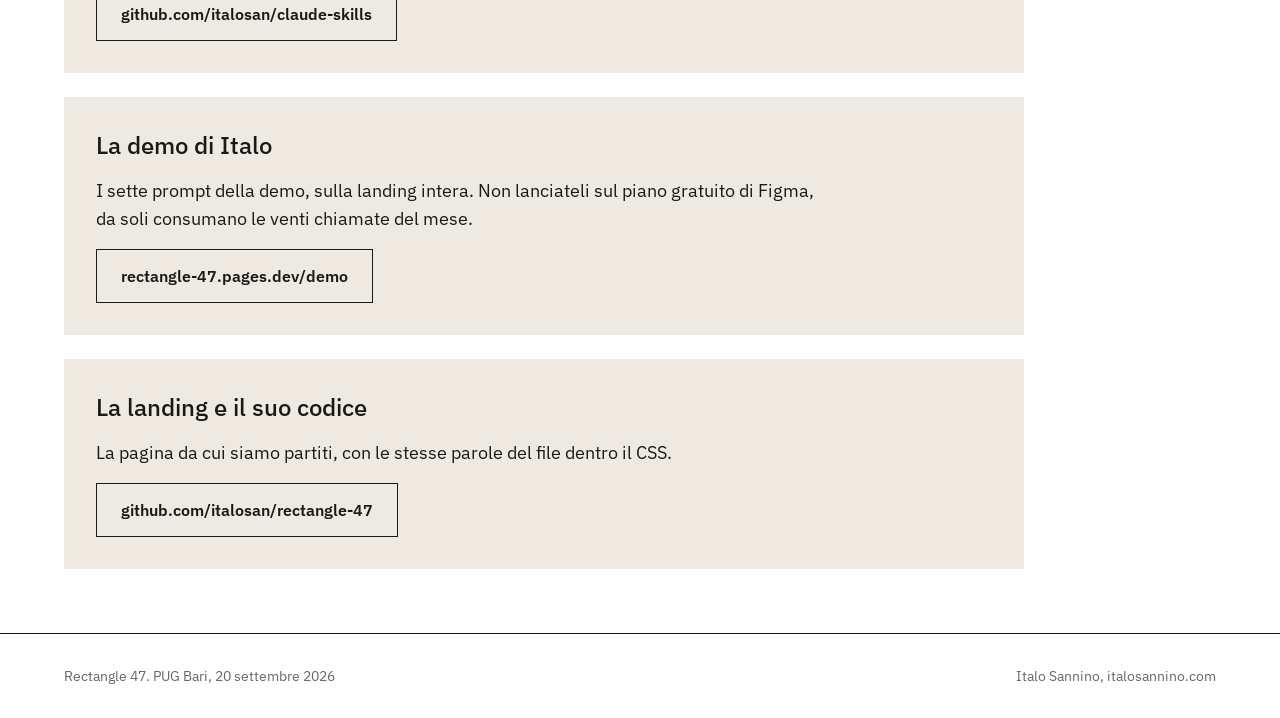
<file: setup/index.html>
<!doctype html>
<html lang="it">
<head>
<meta charset="utf-8">
<meta name="viewport" content="width=device-width, initial-scale=1">
<title>Rectangle 47. Setup del workshop</title>
<link rel="stylesheet" href="../style.css">
<link rel="stylesheet" href="setup.css">
</head>
<body>
<div class="page">

  <header class="nav">
    <a class="brand" href="../">Rectangle 47</a>
    <nav class="links">
      <a class="link" href="#prima">Prima</a>
      <a class="link" href="#punto-zero">Punto zero</a>
      <a class="link" href="#metodo">Il metodo</a>
      <a class="link" href="#dopo">Dopo</a>
    </nav>
  </header>

  <section class="hero">
    <h1 class="headline">Scrivere per un lettore che non perdona.</h1>
    <p class="lead">Workshop al PUG Bari, 20 settembre 2026. Questa pagina è tutto quello che serve, prima e durante. Tenetela aperta sul telefono o in una terza tab.</p>
  </section>

  <section class="setup-block" id="prima">
    <h2 class="title">Prima del 20</h2>
    <p class="body">Due account gratuiti, creati con la stessa email, sullo stesso browser del laptop che porterete. Niente app desktop, niente piano a pagamento. Battete l'indirizzo di questa pagina anche sul laptop, rectangle-47.pages.dev/setup, il QR è per il telefono.</p>
    <ol class="step-list">
      <li class="step">
        <h3 class="step-title">Un account Figma</h3>
        <p class="step-body">Su figma.com, piano Starter. Nuovo, oppure uno che non avete mai collegato a Claude prima di oggi. Il piano gratuito ha venti chiamate al mese per il connettore e il workshop ne usa tra sei e nove. Un account già usato questo mese può fermarsi a metà.</p>
      </li>
      <li class="step">
        <h3 class="step-title">Un account Claude</h3>
        <p class="step-body">Su claude.ai, piano Free. Chi ha già un account Pro lo usa, e nella coppia lavora sul suo.</p>
      </li>
      <li class="step">
        <h3 class="step-title">Un laptop</h3>
        <p class="step-body">Con un browser aggiornato. Il collegamento tra Figma e Claude lo facciamo insieme in aula, non serve farlo prima. Si lavora in coppia, due account per coppia. Se uno si ferma, si continua sul file dell'altro.</p>
      </li>
    </ol>
  </section>

  <section class="setup-block" id="punto-zero">
    <h2 class="title">Punto zero, in aula</h2>
    <p class="body">Cinque passi guidati, quindici minuti. Ogni passo ha un'azione e un controllo. Se il controllo non passa, alzate la mano. I prompt di oggi sono sei, da P1 a P6, nell'ordine in cui si lanciano. Sulle slide il badge rosso Azione dice quando tocca a voi e quale prompt copiare.</p>
    <ol class="step-list">

      <li class="step">
        <h3 class="step-title">Login</h3>
        <p class="step-body">Aprite figma.com e claude.ai nello stesso browser, con i due account creati a casa. Figma prima di Claude, altrimenti il connettore prende l'account sbagliato.</p>
        <p class="step-check">Controllo. Due tab aperte, le email giuste in alto a destra.</p>
      </li>

      <li class="step">
        <h3 class="step-title">Connettore</h3>
        <p class="step-body">Su claude.ai andate in Settings > Connectors, cercate Figma e premete Connect. Nella finestra di Figma premete Allow access.</p>
        <p class="step-check">Controllo. Figma compare tra i connettori con lo stato Connected. Se compare un account diverso, Disconnect, login su Figma con l'account giusto, e di nuovo Connect.</p>
        <p class="step-note">Quello che avete attivato si chiama connettore. Vive sui server di Figma, vale ovunque usiate Claude, vede tutti i file a cui il vostro account ha accesso, e legge e scrive. Esiste anche un altro modo, il Dev Mode MCP server nell'app desktop di Figma. Vive sul vostro computer, vede solo il file aperto, legge soltanto e richiede un piano a pagamento. Oggi non lo usiamo. Sono tutti e due MCP, lo stesso protocollo. Cambia chi lo ospita e cosa gli è permesso fare.</p>
      </li>

      <li class="step">
        <h3 class="step-title">P1 Verifica dell'account</h3>
        <p class="step-body">Nuova chat su Claude. Incollate questo prompt.</p>
        <div class="prompt">
          <pre class="prompt-text">Con quale account Figma sei collegato? Dimmi nome e email usando lo strumento whoami.</pre>
          <button class="button button-secondary prompt-copy" type="button">Copia</button>
        </div>
        <p class="step-check">Controllo. Claude risponde con il nome e l'email del vostro account Figma. Se risponde con un altro nome, il connettore è collegato all'account sbagliato.</p>
      </li>

      <li class="step">
        <h3 class="step-title">Copia del file</h3>
        <p class="step-body">Aprite il file su Figma Community e premete Open in Figma. Il file si apre nei vostri Drafts. Copiate l'URL dalla barra del browser con il file aperto, vi serve per il primo prompt di ogni chat.</p>
        <p class="step-action"><a class="button button-primary" href="https://www.figma.com/community/file/1682019997757701123/rectangle-47">Apri il file su Figma Community</a></p>
        <p class="step-check">Controllo. L'URL inizia con figma.com/design e contiene un ID diverso da quello proiettato. Il file ha due pagine, "Rectangle 47" e "Controllo". La pagina Controllo non si tocca per tutto il workshop, serve alla fine.</p>
      </li>

      <li class="step">
        <h3 class="step-title">P2 Prova di lettura</h3>
        <p class="step-body">Nella stessa chat, con il vostro URL al posto di [URL]. Da qui in poi l'URL non serve più, la chat è la stessa. Se per qualunque motivo aprite una chat nuova, rimettete l'URL nel primo prompt.</p>
        <div class="prompt">
          <pre class="prompt-text">Nella pagina "Rectangle 47" del file [URL] elenca tutti i layer con il loro nome.

Leggi il file usando solo use_figma. Non usare get_design_context, get_metadata, get_screenshot o get_variable_defs.</pre>
          <button class="button button-secondary prompt-copy" type="button">Copia</button>
        </div>
        <p class="step-check">Controllo. Nell'elenco compaiono Group 12, Rectangle 47, Frame 3 copy 2 ed Ellipse 1. Se Claude risponde che non ha accesso in modifica al file, l'URL è quello sbagliato. Prendetelo dalla barra del file aperto in Drafts, non dalla pagina Community.</p>
        <p class="step-note">L'ultima riga resta in tutti i prompt di oggi. Sul piano gratuito il connettore ha venti chiamate al mese, e quella riga tiene Claude sugli strumenti che ne consumano meno. Non serve capirla, serve lasciarla.</p>
      </li>

    </ol>
  </section>

  <section class="setup-block" id="metodo">
    <h2 class="title">Il metodo</h2>
    <p class="body">Tre mosse. Decidi le variabili, dai i nomi, fai leggere. I prompt sono lo strumento, le scelte sono vostre. Un design system ha quattro cardini, variables, naming, components, auto layout. Oggi ne fate due con le vostre mani, gli altri due li vedete nella demo.</p>
    <p class="body"><a class="link-inline" href="il-metodo.md">Il file di testo con tutti i prompt</a>, da tenere anche dopo.</p>

    <ol class="step-list">

      <li class="step">
        <h3 class="step-title">P3 Variabili</h3>
        <p class="step-body">I cinque nomi sono dati, nessuno dice un colore, tutti dicono un ruolo. Oggi anche i cinque valori sono dati, sono quelli della landing. È una scelta di tempo. Meno copia e incolla, meno pasticci nel prompt, meno tempi morti. Mentre Claude lavora non toccate il file.</p>
        <div class="prompt">
          <pre class="prompt-text">Nello stesso file crea tu, usando gli strumenti Figma, una collezione di variabili chiamata "color" con una sola modalità.

Dentro metti cinque variabili colore con questi nomi e questi valori. surface/primary #FFFFFF, surface/secondary #EFEAE1, text/primary #1A1917, text/secondary #6B675F, accent #D63A0E.

Poi lega i fill dei layer della pagina "Rectangle 47" alle variabili che hai creato, in base al ruolo di ogni layer. Non toccare la pagina "Controllo".

Non spiegarmi come farlo a mano, eseguilo in una sola chiamata. Alla fine dimmi quali variabili hai creato con i loro valori e quanti fill hai legato. Se un fill non ha una variabile adatta, lascialo com'è e dimmelo.

Leggi il file usando solo use_figma. Non usare get_design_context, get_metadata, get_screenshot o get_variable_defs.</pre>
          <button class="button button-secondary prompt-copy" type="button">Copia</button>
        </div>
        <p class="step-note">In studio i valori sono la parte che decidete voi. La strada corta è un brief a Claude, tre parole di tono e un vincolo. La strada lunga è sceglierli a mano. Tutte e due stanno nel file di testo del metodo.</p>
        <p class="step-check">Controllo. In Local variables c'è la collezione "color" con cinque nomi. Nel fill del rettangolo grande della card c'è un nome, non un numero. La pagina Controllo è rimasta com'era.</p>
      </li>

      <li class="step">
        <h3 class="step-title">P4 Nomi</h3>
        <p class="step-body">La convenzione è componente / variante / stato, in inglese come le variabili. Per esempio "card / product / default", "button / primary / default", "feature / cell". Se non c'è uno stato, non si inventa. Un testo che si chiama come quello che c'è scritto non ha un nome. Prima di lanciare il prompt scrivete su carta il nome che dareste a Group 12, Rectangle 47, Rectangle 3, Frame 3 copy 2 ed Ellipse 1. Non serve che siano giusti, serve che siano vostri.</p>
        <div class="prompt">
          <pre class="prompt-text">Nello stesso file, nella pagina "Rectangle 47", rinomina tutti i layer che hanno ancora un nome di default, tipo Rectangle, Frame, Text, Ellipse, Group, compresi i layer di testo il cui nome coincide con il contenuto, che vanno chiamati per ruolo, per esempio title, description, price, label.

Segui la convenzione "componente / variante / stato", con i nomi in inglese come le variabili, deducendo il ruolo di ogni layer dalla sua posizione, dimensione e contenuto. Dove non riesci a dedurlo, lascia il nome com'è e dimmelo. Non toccare la pagina "Controllo".

Esegui direttamente con gli strumenti Figma, in una sola chiamata. Alla fine elenca i layer rinominati con vecchio e nuovo nome.

Leggi il file usando solo use_figma. Non usare get_design_context, get_metadata, get_screenshot o get_variable_defs.</pre>
          <button class="button button-secondary prompt-copy" type="button">Copia</button>
        </div>
        <p class="step-check">Controllo. Confrontate il vostro foglio con la tabella di Claude, un layer alla volta. Guardate cosa ha fatto con Ellipse 1. Se la variante del bottone è la parola scritta sopra, per esempio "add", correggetela a mano in "primary". La variante è cosa fa nel sistema, non cosa c'è scritto.</p>
      </li>

      <li class="step">
        <h3 class="step-title">P5 La prova del lettore, pagina sistemata</h3>
        <p class="step-body">Nella stessa chat di lavoro.</p>
        <div class="prompt">
          <pre class="prompt-text">Nello stesso file, nella pagina "Rectangle 47", scrivi l'HTML e il CSS della card prodotto. Usa i nomi dei layer come nomi delle classi e le variabili del file come custom property CSS. Non aggiungere nulla che non sia nel file.

Leggi il file usando solo use_figma. Non usare get_design_context, get_metadata, get_screenshot o get_variable_defs.</pre>
          <button class="button button-secondary prompt-copy" type="button">Copia</button>
        </div>
      </li>

      <li class="step">
        <h3 class="step-title">P6 La prova del lettore, pagina di controllo</h3>
        <p class="step-body">In una chat nuova, perché nella prima Claude ha già in memoria i nomi che ha appena dato. Qui l'URL torna nel prompt.</p>
        <div class="prompt">
          <pre class="prompt-text">Nella pagina "Controllo" del file [URL] scrivi l'HTML e il CSS della card prodotto. Usa i nomi dei layer come nomi delle classi e le variabili del file come custom property CSS. Non aggiungere nulla che non sia nel file.

Leggi il file usando solo use_figma. Non usare get_design_context, get_metadata, get_screenshot o get_variable_defs.</pre>
          <button class="button button-secondary prompt-copy" type="button">Copia</button>
        </div>
        <p class="step-check">Confrontate i due codici. Le classi, card, button, price contro group-12, rectangle-47, frame-3-copy-2. I colori, un nome contro un numero ripetuto. Il lavoro dopo, un colore si cambia in un posto solo contro nove.</p>
      </li>

      <li class="step">
        <h3 class="step-title">P7 La quarta mossa, per casa</h3>
        <p class="step-body">L'auto layout. Un file senza auto layout dice dove sta una cosa, non come sta rispetto alle altre, e il lettore copia le coordinate. In aula non c'è tempo, a casa sì. Nella chat di lavoro, dopo il P5.</p>
        <div class="prompt">
          <pre class="prompt-text">Nello stesso file, nella pagina "Rectangle 47", metti in auto layout la card prodotto e i suoi contenitori.

La card è un frame in colonna. Dentro, l'immagine, il titolo, la descrizione, la riga del prezzo e il bottone, nell'ordine in cui stanno a schermo. Il bottone entra dentro la card, in basso. Spazi e padding li deduci dalle distanze attuali e li arrotondi alla scala 8, 16, 24, 32. La card deve restare identica a prima a guardarla.

Esegui direttamente con gli strumenti Figma, in una sola chiamata. Alla fine dimmi quali frame hai messo in auto layout e con quali spazi.

Leggi il file usando solo use_figma. Non usare get_design_context, get_metadata, get_screenshot o get_variable_defs.</pre>
          <button class="button button-secondary prompt-copy" type="button">Copia</button>
        </div>
      </li>

    </ol>
  </section>

  <section class="band-quote">
    <p class="quote">Il valore non è nel codice. È nel criterio.</p>
    <p class="source">Rectangle 47. Il lettore che non perdona</p>
  </section>

  <section class="setup-block" id="dopo">
    <h2 class="title">Dopo</h2>
    <p class="body">Il metodo vale su qualunque file, con qualunque lettore. Le tre mosse restano le stesse, cambiano solo i nomi che scegliete.</p>
    <ol class="step-list">
      <li class="step">
        <h3 class="step-title">La skill recap</h3>
        <p class="step-body">Chiude una chat con un documento di passaggio, da portare nella chat successiva. Su claude.ai si installa da Customize > Skills > Add.</p>
        <p class="step-action"><a class="button button-secondary" href="https://github.com/italosan/claude-skills">github.com/italosan/claude-skills</a></p>
      </li>
      <li class="step">
        <h3 class="step-title">La demo di Italo</h3>
        <p class="step-body">I sette prompt della demo, sulla landing intera. Non lanciateli sul piano gratuito di Figma, da soli consumano le venti chiamate del mese.</p>
        <p class="step-action"><a class="button button-secondary" href="../demo/">rectangle-47.pages.dev/demo</a></p>
      </li>
      <li class="step">
        <h3 class="step-title">La landing e il suo codice</h3>
        <p class="step-body">La pagina da cui siamo partiti, con le stesse parole del file dentro il CSS.</p>
        <p class="step-action"><a class="button button-secondary" href="https://github.com/italosan/rectangle-47">github.com/italosan/rectangle-47</a></p>
      </li>
    </ol>
  </section>

  <footer class="footer">
    <span class="copy">Rectangle 47. PUG Bari, 20 settembre 2026</span>
    <span class="author">Italo Sannino, italosannino.com</span>
  </footer>

</div>

<script>
document.querySelectorAll(".prompt-copy").forEach(function (button) {
  button.addEventListener("click", function () {
    var text = button.previousElementSibling.textContent;
    navigator.clipboard.writeText(text).then(function () {
      button.textContent = "Copiato";
      setTimeout(function () { button.textContent = "Copia"; }, 1500);
    });
  });
});
</script>
</body>
</html>
</file>
<file: style.css>
@font-face { font-family: "IBM Plex Sans"; font-weight: 400; src: url(fonts/ibm-plex-sans-latin-400-normal.woff2) format("woff2"); font-display: swap; }
@font-face { font-family: "IBM Plex Sans"; font-weight: 500; src: url(fonts/ibm-plex-sans-latin-500-normal.woff2) format("woff2"); font-display: swap; }
@font-face { font-family: "IBM Plex Sans"; font-weight: 600; src: url(fonts/ibm-plex-sans-latin-600-normal.woff2) format("woff2"); font-display: swap; }

:root {
  /* primitive */
  --neutral-0: #FFFFFF;
  --neutral-100: #EFEAE1;
  --neutral-300: #D6D0C4;
  --neutral-600: #6B675F;
  --neutral-900: #1A1917;
  --red-500: #D63A0E;

  /* color */
  --surface-primary: var(--neutral-0);
  --surface-secondary: var(--neutral-100);
  --surface-inverse: var(--neutral-900);
  --text-primary: var(--neutral-900);
  --text-secondary: var(--neutral-600);
  --text-inverse: var(--neutral-0);
  --accent: var(--red-500);
  --border-default: var(--neutral-900);

  /* space */
  --space-xs: 4px;
  --space-s: 8px;
  --space-m: 16px;
  --space-l: 24px;
  --space-xl: 32px;
  --space-xxl: 64px;

  /* type */
  --font: "IBM Plex Sans", system-ui, sans-serif;
  --type-display: 600 64px/72px var(--font);
  --type-heading: 600 40px/48px var(--font);
  --type-subheading: 500 24px/32px var(--font);
  --type-body: 400 18px/28px var(--font);
  --type-label: 600 16px/20px var(--font);
  --type-caption: 400 14px/20px var(--font);
}

* { box-sizing: border-box; margin: 0; }
html { scroll-padding-top: calc(var(--space-xxl) + var(--space-s)); }
@media (prefers-reduced-motion: no-preference) {
  html { scroll-behavior: smooth; }
}
body { background: var(--surface-primary); color: var(--text-primary); font: var(--type-body); font-variant-numeric: tabular-nums; }
.page { max-width: 1440px; margin: 0 auto; }

.nav { display: flex; justify-content: space-between; align-items: center; padding: var(--space-l) var(--space-xxl); border-bottom: 1px solid var(--border-default); position: sticky; top: 0; background: var(--surface-primary); z-index: 1; }
.nav .brand { font: var(--type-label); }
.nav .links { display: flex; gap: var(--space-xl); }
.nav .link { font: var(--type-label); color: var(--text-secondary); text-decoration: none; transition: color 150ms ease; }
.nav .link:hover { color: var(--text-primary); text-decoration: underline; text-underline-offset: var(--space-xs); }

.hero { display: flex; flex-direction: column; gap: var(--space-xl); padding: var(--space-xxl); }
.hero .headline { font: var(--type-display); letter-spacing: -1px; max-width: 1100px; }
.hero .headline-accent { font: var(--type-display); letter-spacing: -1px; color: var(--accent); }
.hero .lead { color: var(--text-secondary); max-width: 720px; }
.hero .actions { display: flex; gap: var(--space-m); }

.button { display: inline-flex; align-items: center; justify-content: center; padding: var(--space-m) var(--space-l); font: var(--type-label); text-decoration: none; cursor: pointer; transition: background 150ms ease, color 150ms ease; }
.button-primary { background: var(--accent); color: var(--surface-primary); border: 0; }
.button-primary:hover { background: var(--surface-inverse); }
.button-secondary { background: transparent; color: var(--text-primary); border: 1px solid var(--border-default); }
.button-secondary:hover { background: var(--surface-inverse); color: var(--text-inverse); }

.feature-row { display: flex; gap: var(--space-l); padding: var(--space-xxl); }
.feature-cell { flex: 1; display: flex; flex-direction: column; gap: var(--space-m); padding: var(--space-xl); background: var(--surface-secondary); }
.feature-cell .index { font: var(--type-label); color: var(--accent); }
.feature-cell .title { font: var(--type-subheading); }
.feature-cell .body { color: var(--text-secondary); }

.shop { display: flex; justify-content: space-between; align-items: flex-start; gap: var(--space-xxl); padding: var(--space-xxl); }
.shop .intro { display: flex; flex-direction: column; gap: var(--space-l); }
.shop .intro .title { font: var(--type-heading); letter-spacing: -0.5px; }
.shop .intro .body { color: var(--text-secondary); max-width: 560px; }

.card-product { width: 400px; flex: none; display: flex; flex-direction: column; gap: var(--space-m); padding: var(--space-l); background: var(--surface-secondary); }
.card-product .cover { height: 240px; background: var(--surface-inverse); }
.card-product .title { font: var(--type-subheading); }
.card-product .description { color: var(--text-secondary); }
.card-product .footer { display: flex; justify-content: space-between; align-items: center; }
.card-product .price { font: var(--type-subheading); }

.band-quote { display: flex; flex-direction: column; gap: var(--space-l); padding: var(--space-xxl); background: var(--surface-inverse); color: var(--text-inverse); }
.band-quote .quote { font: var(--type-heading); letter-spacing: -0.5px; }
.band-quote .source { font: var(--type-caption); }

.footer { display: flex; justify-content: space-between; align-items: center; padding: var(--space-xl) var(--space-xxl); border-top: 1px solid var(--border-default); font: var(--type-caption); color: var(--text-secondary); }

@media (max-width: 900px) {
  html { scroll-padding-top: calc(var(--space-xxl) + var(--space-l)); }
  .nav, .hero, .feature-row, .shop, .band-quote { padding: var(--space-xl) var(--space-l); }
  .hero .headline, .hero .headline-accent { font: var(--type-heading); }
  .feature-row, .shop { flex-direction: column; }
  .card-product { width: 100%; }
  .footer { padding: var(--space-l); flex-direction: column; gap: var(--space-s); align-items: flex-start; }
}
</file>
<file: setup/setup.css>
/* Setup page. Only custom properties from style.css, no new values. */

.nav .brand { text-decoration: none; color: var(--text-primary); }
.nav .brand:hover { color: var(--accent); }

.setup-block { display: flex; flex-direction: column; gap: var(--space-l); padding: var(--space-xxl); border-top: 1px solid var(--border-default); }
.setup-block .title { font: var(--type-heading); letter-spacing: -0.5px; }
.setup-block .body { color: var(--text-secondary); max-width: 720px; }

.link-inline { color: var(--text-primary); text-decoration: underline; text-underline-offset: var(--space-xs); }

.step-list { list-style: none; padding: 0; display: flex; flex-direction: column; gap: var(--space-l); }
.step { display: flex; flex-direction: column; gap: var(--space-m); padding: var(--space-xl); background: var(--surface-secondary); max-width: 960px; }
.step-title { font: var(--type-subheading); }
.step-body { color: var(--text-primary); max-width: 720px; }
.step-check { font: var(--type-label); color: var(--accent); max-width: 720px; }
.step-note { font: var(--type-caption); color: var(--text-secondary); max-width: 720px; }
.step-action { display: flex; }

.prompt { display: flex; flex-direction: column; gap: var(--space-m); padding: var(--space-l); background: var(--surface-primary); border: 1px solid var(--border-default); }
.prompt-text { font: 400 16px/26px "IBM Plex Mono", ui-monospace, Menlo, monospace; white-space: pre-wrap; overflow-wrap: anywhere; }
.prompt-copy { align-self: flex-start; }

@media (max-width: 900px) {
  .setup-block { padding: var(--space-xl) var(--space-l); }
  .step { padding: var(--space-l); }
}
</file>
